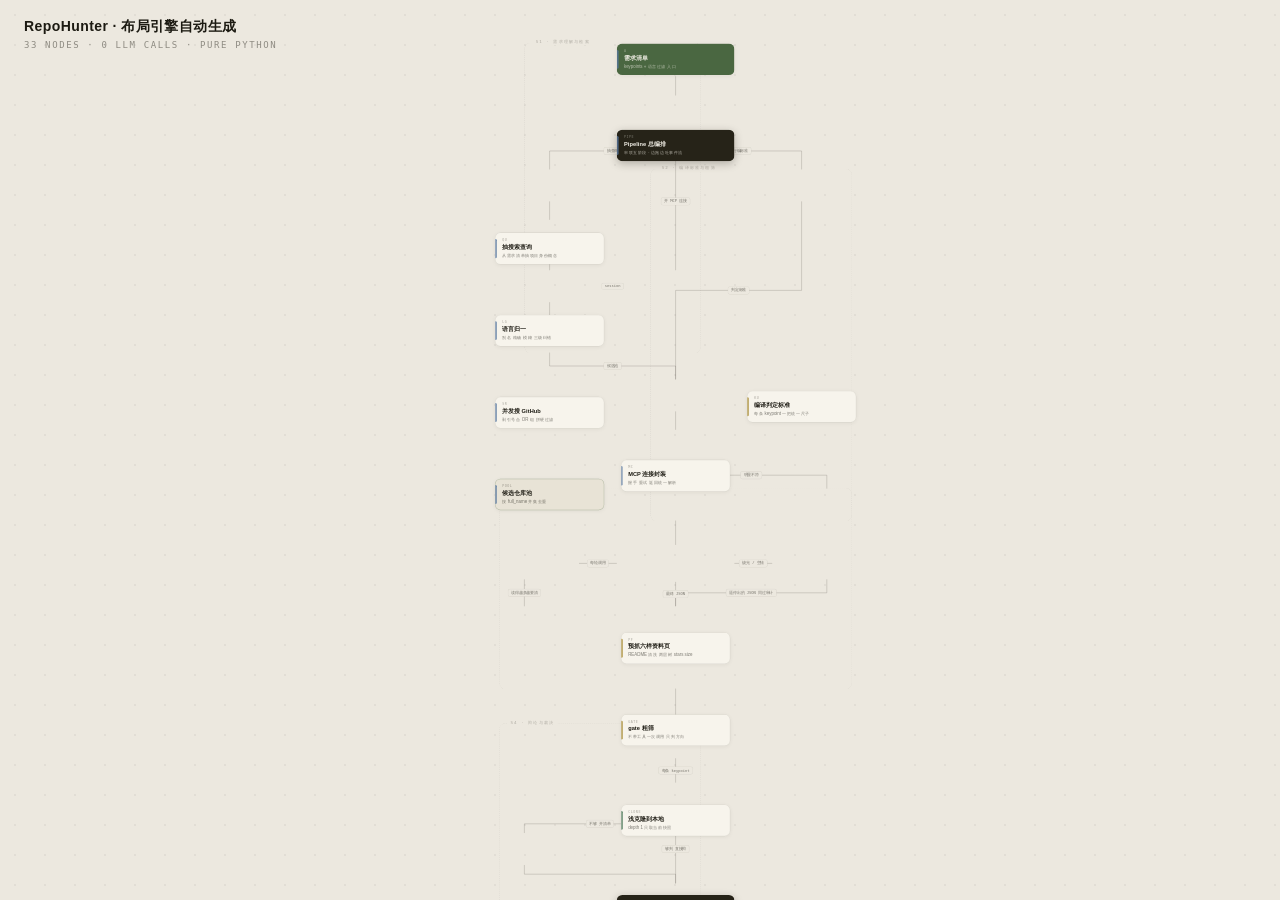
<file: auto_generated.html>
<!DOCTYPE html><html lang="zh"><head><meta charset="UTF-8">
<title>布局引擎输出 · 零 LLM 参与</title><style>
*{margin:0;padding:0;box-sizing:border-box}
body{background:#ECE8DF;font-family:"Be Vietnam Pro","Microsoft YaHei",sans-serif;
  overflow:hidden;color:#1C1A12;
  background-image:radial-gradient(circle,rgba(28,26,18,.05) 1px,transparent 1px);
  background-size:30px 30px}
#hud{position:fixed;top:18px;left:24px;z-index:99;pointer-events:none}
#hud h1{font-size:14px;font-weight:800;letter-spacing:.03em}
#hud p{font-family:monospace;font-size:9px;color:rgba(28,26,18,.45);
  letter-spacing:.18em;margin-top:4px;text-transform:uppercase}
#vp{position:fixed;inset:0;overflow:hidden;cursor:grab}
#vp.drag{cursor:grabbing}
#canvas{position:absolute;transform-origin:0 0;
  width:2300px;height:3170px}
.region{position:absolute;border:1px dashed rgba(28,26,18,.10);border-radius:16px;z-index:0}
.region span{position:absolute;top:-9px;left:18px;background:#ECE8DF;padding:0 8px;
  font-family:monospace;font-size:10px;letter-spacing:.24em;
  color:rgba(28,26,18,.28);text-transform:uppercase}
svg{position:absolute;inset:0;width:100%;height:100%;overflow:visible;z-index:1}
.edge{fill:none;stroke:rgba(28,26,18,.24);stroke-width:1.5}
.e-dash{stroke:rgba(184,130,10,.5);stroke-dasharray:6 5}
.e-fb{stroke:rgba(58,106,102,.5);stroke-dasharray:5 6}
.elabel{position:absolute;transform:translate(-50%,-50%);z-index:3;
  font-family:monospace;font-size:9px;color:rgba(28,26,18,.55);
  background:#ECE8DF;padding:2px 7px;border-radius:5px;
  border:1px solid rgba(28,26,18,.08);white-space:nowrap}
.node{position:absolute;transform:translate(-50%,-50%);z-index:5}
.card{border-radius:13px;padding:12px 16px 13px;position:relative;
  background:#F7F4EC;border:1px solid rgba(28,26,18,.10);
  box-shadow:0 2px 10px rgba(28,26,18,.06)}
.card::before{content:"";position:absolute;left:0;top:14px;bottom:14px;width:3px;
  border-radius:0 3px 3px 0;background:var(--c)}
.k-core{background:#262318;color:#F4F1E8;border-color:transparent;
  box-shadow:0 6px 20px rgba(28,26,18,.28)}
.k-start{background:#4A6741;color:#F4F1E8;border-color:transparent}
.k-out{background:#E8E3D6;border-color:rgba(74,103,65,.35)}
.k-warn{background:#F3E6D8;border-color:rgba(176,106,74,.35)}
.tag{font-family:monospace;font-size:8px;letter-spacing:.16em;
  color:rgba(28,26,18,.35);margin-bottom:3px}
.k-core .tag,.k-start .tag{color:rgba(244,241,232,.42)}
.title{font-size:13.5px;font-weight:700;letter-spacing:.01em}
.sub{font-size:10.5px;color:rgba(28,26,18,.55);margin-top:3px;line-height:1.45}
.k-core .sub,.k-start .sub{color:rgba(244,241,232,.65)}
</style></head><body>
<div id="hud"><h1>RepoHunter · 布局引擎自动生成</h1>
<p>33 nodes · 0 LLM calls · pure python</p></div>
<div id="vp"><div id="canvas">
<div class="region" style="left:820px;top:30px;width:420px;height:740px"><span>S1 · 需求理解与检索</span></div><div class="region" style="left:1120px;top:330px;width:480px;height:840px"><span>S2 · 编译标准与粗筛</span></div><div class="region" style="left:760px;top:1090px;width:840px;height:480px"><span>S3 · 深挖拆解</span></div><div class="region" style="left:760px;top:1650px;width:480px;height:820px"><span>S4 · 辩论与裁决</span></div><div class="region" style="left:1600px;top:2270px;width:120px;height:200px"><span>搜索侧记忆</span></div><div class="region" style="left:1120px;top:2550px;width:120px;height:220px"><span>对话主循环</span></div><div class="region" style="left:760px;top:2690px;width:1200px;height:220px"><span>对话侧记忆</span></div>
<svg><polyline class="edge e-flow" points="1180,110 1180,156"/><polyline class="edge e-flow" points="1180,244 1180,288 880,288 880,332"/><polyline class="edge e-flow" points="1180,244 1180,288 1480,288 1480,332"/><polyline class="edge e-flow" points="1180,244 1180,572"/><polyline class="edge e-flow" points="880,408 880,452"/><polyline class="edge e-flow" points="880,528 880,572"/><polyline class="edge e-flow" points="880,648 880,692"/><polyline class="edge e-flow" points="1050,610 1010,610"/><polyline class="edge e-flow" points="880,768 880,800 1180,800 1180,832"/><polyline class="edge e-flow" points="1480,408 1480,620 1180,620 1180,832"/><polyline class="edge e-flow" points="1180,908 1180,952"/><polyline class="edge e-flow" points="1180,1028 1180,1060 1540,1060 1540,1092"/><polyline class="edge e-flow" points="1180,1028 1180,1092"/><polyline class="edge e-flow" points="1180,1168 1180,1226"/><polyline class="edge e-flow" points="1040,1270 950,1270"/><polyline class="edge e-flow" points="820,1308 820,1372"/><polyline class="edge e-flow" points="1320,1270 1410,1270"/><polyline class="edge e-flow" points="1180,1314 1180,1372"/><polyline class="edge e-flow" points="1540,1308 1540,1340 1180,1340 1180,1372"/><polyline class="edge e-flow" points="1180,1448 1180,1492"/><polyline class="edge e-flow" points="1180,1568 1180,1646"/><polyline class="edge e-flow" points="1180,1734 1180,1792"/><polyline class="edge e-flow" points="1180,1868 1180,1890 820,1890 820,1912"/><polyline class="edge e-flow" points="1180,1868 1180,2032"/><polyline class="edge e-flow" points="820,1988 820,2010 1180,2010 1180,2032"/><polyline class="edge e-flow" points="1180,2108 1180,2152"/><polyline class="edge e-flow" points="1180,2228 1180,2272"/><polyline class="edge e-flow" points="1180,2348 1180,2392"/><polyline class="edge e-dash" points="1310,2310 1530,2310"/><polyline class="edge e-flow" points="1660,2348 1660,2392"/><polyline class="edge e-dash" points="1660,2468 1660,2507 1180,2507 1180,2546"/><polyline class="edge e-flow" points="1180,2634 1180,2663 820,2663 820,2692"/><polyline class="edge e-flow" points="1180,2634 1180,2692"/><polyline class="edge e-flow" points="1180,2634 1180,2663 1540,2663 1540,2692"/><polyline class="edge e-flow" points="1180,2634 1180,2663 1900,2663 1900,2692"/><polyline class="edge e-flow" points="1180,2768 1180,2832"/><polyline class="edge e-fb" points="1310,2870 1380,2870 1380,2730 1310,2730"/></svg>
<div class="elabel" style="left:1030px;top:288px">抽查询</div><div class="elabel" style="left:1330px;top:288px">并行编标准</div><div class="elabel" style="left:1180px;top:408px">开 MCP 连接</div><div class="elabel" style="left:1030px;top:610px">session</div><div class="elabel" style="left:1030px;top:800px">候选池</div><div class="elabel" style="left:1330px;top:620px">判定标准</div><div class="elabel" style="left:1360px;top:1060px">明显不符</div><div class="elabel" style="left:1180px;top:1060px">放行</div><div class="elabel" style="left:995px;top:1270px">每轮调用</div><div class="elabel" style="left:820px;top:1340px">读得越多越要清</div><div class="elabel" style="left:1365px;top:1270px">烧光 / 空转</div><div class="elabel" style="left:1180px;top:1343px">最终 JSON</div><div class="elabel" style="left:1360px;top:1340px">逼停出的 JSON 同过审计</div><div class="elabel" style="left:1180px;top:1763px">每条 keypoint</div><div class="elabel" style="left:1000px;top:1890px">不够 开清单</div><div class="elabel" style="left:1180px;top:1950px">够判 直接辩</div><div class="elabel" style="left:1420px;top:2310px">save_run 写回</div><div class="elabel" style="left:1660px;top:2370px">upsert 追时间线</div><div class="elabel" style="left:1420px;top:2507px">拆解读回对话侧</div><div class="elabel" style="left:1000px;top:2663px">答前压缩</div><div class="elabel" style="left:1180px;top:2663px">拼 system</div><div class="elabel" style="left:1360px;top:2663px">聊完后台提取</div><div class="elabel" style="left:1540px;top:2663px">聊完续写笔记</div><div class="elabel" style="left:1180px;top:2800px">先跑挑选器</div><div class="elabel" style="left:1310px;top:2800px">命中补段</div>

<div class="node card k-start" style="left:1180px;top:70px;width:280px;--c:#5878A0">
  <div class="tag">A</div>
  <div class="title">需求清单</div>
  <div class="sub">keypoints + 语言过滤 入口</div>
</div>
<div class="node card k-core" style="left:1180px;top:200px;width:280px;--c:#5878A0">
  <div class="tag">PIPE</div>
  <div class="title">Pipeline 总编排</div>
  <div class="sub">串联五阶段 · 边跑边吐事件流</div>
</div>
<div class="node card k-glass" style="left:880px;top:370px;width:260px;--c:#5878A0">
  <div class="tag">QU</div>
  <div class="title">抽搜索查询</div>
  <div class="sub">从需求清单抽项目身份概念</div>
</div>
<div class="node card k-glass" style="left:880px;top:490px;width:260px;--c:#5878A0">
  <div class="tag">LG</div>
  <div class="title">语言归一</div>
  <div class="sub">别名 精确 模糊 三级纠错</div>
</div>
<div class="node card k-glass" style="left:880px;top:610px;width:260px;--c:#5878A0">
  <div class="tag">SR</div>
  <div class="title">并发搜 GitHub</div>
  <div class="sub">剥引号合 OR 组 拼硬过滤</div>
</div>
<div class="node card k-out" style="left:880px;top:730px;width:260px;--c:#5878A0">
  <div class="tag">POOL</div>
  <div class="title">候选仓库池</div>
  <div class="sub">按 full_name 并集去重</div>
</div>
<div class="node card k-glass" style="left:1180px;top:610px;width:260px;--c:#5878A0">
  <div class="tag">MC</div>
  <div class="title">MCP 连接封装</div>
  <div class="sub">握手 重试 返回统一解析</div>
</div>
<div class="node card k-glass" style="left:1480px;top:370px;width:260px;--c:#A88C35">
  <div class="tag">KU</div>
  <div class="title">编译判定标准</div>
  <div class="sub">每条 keypoint 一把统一尺子</div>
</div>
<div class="node card k-glass" style="left:1180px;top:870px;width:260px;--c:#A88C35">
  <div class="tag">PF</div>
  <div class="title">预抓六样资料页</div>
  <div class="sub">README 清洗 两层树 stars size</div>
</div>
<div class="node card k-glass" style="left:1180px;top:990px;width:260px;--c:#A88C35">
  <div class="tag">GATE</div>
  <div class="title">gate 粗筛</div>
  <div class="sub">不带工具一次调用 只判方向</div>
</div>
<div class="node card k-glass" style="left:1180px;top:1130px;width:260px;--c:#4A7858">
  <div class="tag">CLONE</div>
  <div class="title">浅克隆到本地</div>
  <div class="sub">depth 1 只取当前快照</div>
</div>
<div class="node card k-core" style="left:1180px;top:1270px;width:280px;--c:#4A7858">
  <div class="tag">EXP</div>
  <div class="title">工具循环深挖</div>
  <div class="sub">读真源码摆事实 只探不判</div>
</div>
<div class="node card k-glass" style="left:1180px;top:1410px;width:260px;--c:#4A7858">
  <div class="tag">AUD</div>
  <div class="title">锚点审计自愈</div>
  <div class="sub">打回重修一次 仍坏删点</div>
</div>
<div class="node card k-out" style="left:1180px;top:1530px;width:260px;--c:#4A7858">
  <div class="tag">DIS</div>
  <div class="title">客观架构拆解</div>
  <div class="sub">不含任何 keypoint</div>
</div>
<div class="node card k-core" style="left:1180px;top:1690px;width:280px;--c:#94694B">
  <div class="tag">FAN</div>
  <div class="title">按 keypoint 扇出</div>
  <div class="sub">每条一条独立链路 全并发</div>
</div>
<div class="node card k-glass" style="left:1180px;top:1830px;width:260px;--c:#94694B">
  <div class="tag">TRI</div>
  <div class="title">分诊</div>
  <div class="sub">中立一问 拆解够不够判这条</div>
</div>
<div class="node card k-glass" style="left:1180px;top:2070px;width:260px;--c:#94694B">
  <div class="tag">DEB</div>
  <div class="title">正反辩论</div>
  <div class="sub">同一份材料 各表一次态</div>
</div>
<div class="node card k-glass" style="left:1180px;top:2190px;width:260px;--c:#94694B">
  <div class="tag">ADJ</div>
  <div class="title">裁决</div>
  <div class="sub">干净上下文收口 hit / miss</div>
</div>
<div class="node card k-glass" style="left:1180px;top:2310px;width:260px;--c:#94694B">
  <div class="tag">SCR</div>
  <div class="title">对齐与计数</div>
  <div class="sub">按位置对齐 漏判补 miss</div>
</div>
<div class="node card k-out" style="left:1180px;top:2430px;width:260px;--c:#94694B">
  <div class="tag">RES</div>
  <div class="title">排序结果</div>
  <div class="sub">命中数降序 平手比 stars</div>
</div>
<div class="node card k-core" style="left:1180px;top:2590px;width:280px;--c:#897595">
  <div class="tag">CHAT</div>
  <div class="title">对话主循环</div>
  <div class="sub">stream_chat 流式答话 事件流</div>
</div>
<div class="node card k-glass" style="left:1180px;top:2730px;width:260px;--c:#897595">
  <div class="tag">CTX</div>
  <div class="title">拼 system</div>
  <div class="sub">人设 索引 注入仓库 召回段</div>
</div>
<div class="node card k-glass" style="left:1180px;top:2870px;width:260px;--c:#728068">
  <div class="tag">RCL</div>
  <div class="title">按需召回</div>
  <div class="sub">小模型挑选器 三档输出</div>
</div>
<div class="node card k-warn" style="left:1540px;top:1130px;width:260px;--c:#A88C35">
  <div class="tag">SKIP</div>
  <div class="title">跳过沉底</div>
  <div class="sub">置灰不淘汰 拿不准一律放行</div>
</div>
<div class="node card k-warn" style="left:1540px;top:1270px;width:260px;--c:#4A7858">
  <div class="tag">STOP</div>
  <div class="title">逼停与熔断</div>
  <div class="sub">预算烧光 / 同指纹三连撞</div>
</div>
<div class="node card k-glass" style="left:820px;top:1270px;width:260px;--c:#4A7858">
  <div class="tag">TL</div>
  <div class="title">四个只读工具</div>
  <div class="sub">列 读 搜 找 全对克隆操作</div>
</div>
<div class="node card k-glass" style="left:820px;top:1410px;width:260px;--c:#4A7858">
  <div class="tag">CLN</div>
  <div class="title">滚动清理</div>
  <div class="sub">到线归档旧返回 占位可重读</div>
</div>
<div class="node card k-glass" style="left:820px;top:1950px;width:260px;--c:#94694B">
  <div class="tag">EVD</div>
  <div class="title">按需取证</div>
  <div class="sub">纯代码照清单抠符号周围</div>
</div>
<div class="node card k-glass" style="left:1660px;top:2310px;width:260px;--c:#3E6E82">
  <div class="tag">RUNS</div>
  <div class="title">搜索账本 runs</div>
  <div class="sub">一次搜索一行 轻量增量</div>
</div>
<div class="node card k-glass" style="left:1660px;top:2430px;width:260px;--c:#3E6E82">
  <div class="tag">RM</div>
  <div class="title">仓库账本 repo_memory</div>
  <div class="sub">一仓库一行 拆解分语言格</div>
</div>
<div class="node card k-glass" style="left:820px;top:2730px;width:260px;--c:#728068">
  <div class="tag">CPT</div>
  <div class="title">会话压缩</div>
  <div class="sub">笔记优先 摘要兜底 硬截保命</div>
</div>
<div class="node card k-glass" style="left:1540px;top:2730px;width:260px;--c:#728068">
  <div class="tag">EXT</div>
  <div class="title">记忆提取</div>
  <div class="sub">攒 12 条或说「记住」 单飞补跑</div>
</div>
<div class="node card k-glass" style="left:1900px;top:2730px;width:260px;--c:#728068">
  <div class="tag">NOTE</div>
  <div class="title">会话笔记</div>
  <div class="sub">攒 1500 tok 整份重写</div>
</div>
</div></div>
<script>
const vp=document.getElementById('vp'),cv=document.getElementById('canvas');
let s=0.42,tx=180,ty=30,drag=false,lx=0,ly=0;
function apply(){cv.style.transform=`translate(${tx}px,${ty}px) scale(${s})`}
apply();
vp.addEventListener('mousedown',e=>{drag=true;lx=e.clientX;ly=e.clientY;vp.classList.add('drag')});
addEventListener('mouseup',()=>{drag=false;vp.classList.remove('drag')});
addEventListener('mousemove',e=>{if(!drag)return;tx+=e.clientX-lx;ty+=e.clientY-ly;lx=e.clientX;ly=e.clientY;apply()});
vp.addEventListener('wheel',e=>{e.preventDefault();
  const r=vp.getBoundingClientRect(),mx=e.clientX-r.left,my=e.clientY-r.top;
  const ns=Math.min(2,Math.max(.15,s*(e.deltaY<0?1.1:.9)));
  tx=mx-(mx-tx)*(ns/s);ty=my-(my-ty)*(ns/s);s=ns;apply()},{passive:false});
</script></body></html>
</file>
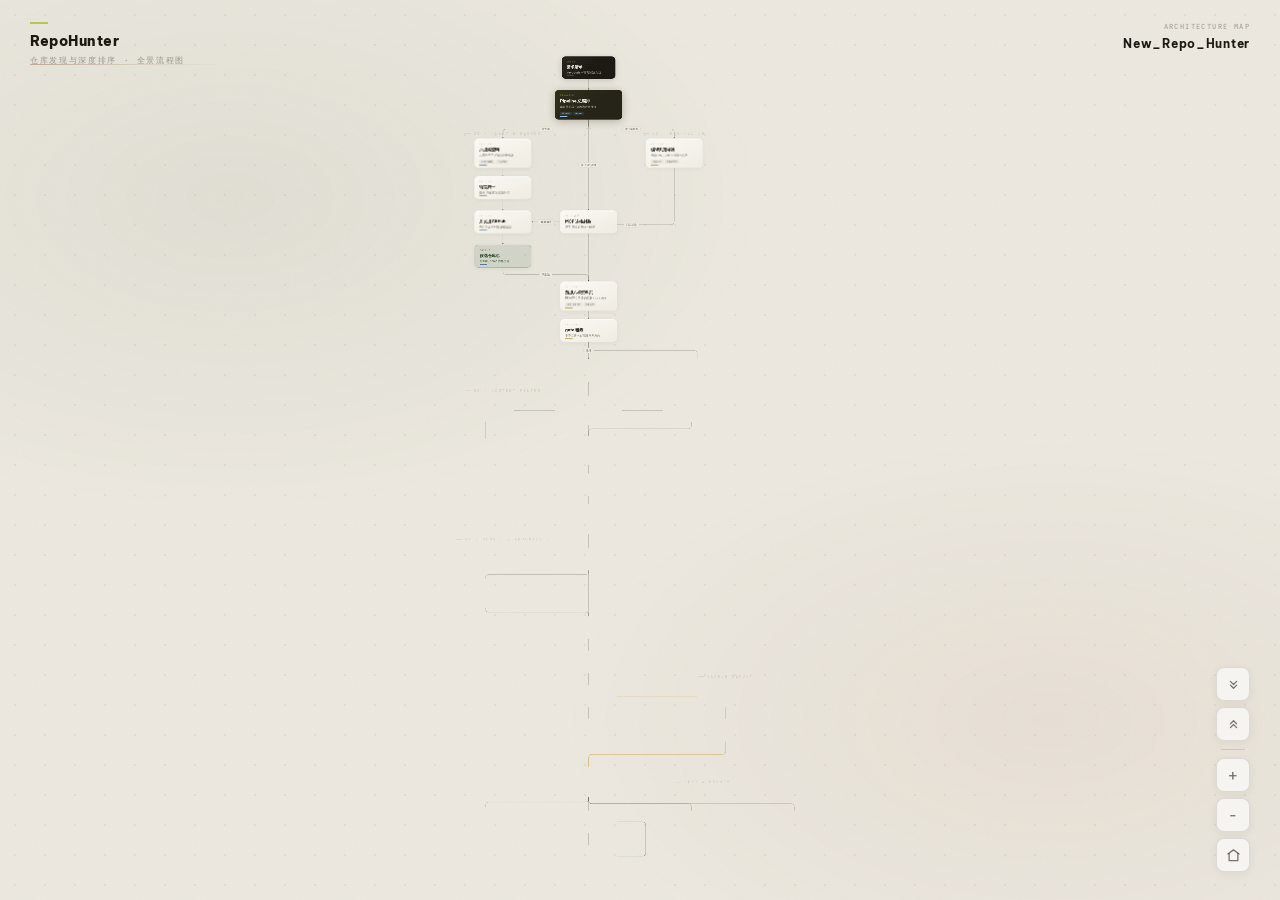
<file: flowchart.html>
<!DOCTYPE html>
<html lang="zh">
<head>
<meta charset="UTF-8">
<meta name="viewport" content="width=device-width, initial-scale=1.0">
<title>RepoHunter · 全景架构流程图</title>
<style>
@import url('https://fonts.googleapis.com/css2?family=Be+Vietnam+Pro:wght@400;500;600;700;800&family=JetBrains+Mono:wght@400;500&display=swap');

:root {
  --bg:      #ECE8DF;
  --dark:    #1C1A12;
  --dark2:   #262318;

  --t1: #1C1A12;
  --t2: rgba(28,26,18,0.60);
  --t3: rgba(28,26,18,0.38);
  --tw:  #F4F1E8;
  --tw2: rgba(244,241,232,0.72);
  --tw3: rgba(244,241,232,0.42);

  /* 森林色板 · 自然科学与生命 */
  --moss:   #4A6741;
  --kombu:  #2D4E30;
  --lime:   #B6C849;
  --cedar:  #8A5030;
  --amber:  #B8820A;
  --teal:   #3A6A66;
  --rust:   #B06A4A;

  --expo:   cubic-bezier(0.16,1,0.3,1);
  --spring: cubic-bezier(0.34,1.4,0.5,1);
  --smooth: cubic-bezier(0.25,0.46,0.45,0.94);
}

* { margin:0; padding:0; box-sizing:border-box; }
html, body { width:100%; height:100%; background:var(--bg); overflow:hidden; }
body {
  font-family:'Be Vietnam Pro','Microsoft YaHei',sans-serif;
  color:var(--t1);
  -webkit-font-smoothing:antialiased;
  user-select:none; -webkit-user-select:none;
}

/* 背景三层 */
.bg-grid {
  position:fixed; inset:0; pointer-events:none; z-index:0;
  background-image:radial-gradient(circle, rgba(28,26,18,0.05) 1px, transparent 1px);
  background-size:30px 30px;
}
.bg-glow {
  position:fixed; inset:0; pointer-events:none; z-index:0;
  background:
    radial-gradient(ellipse 60% 50% at 18% 22%, rgba(74,103,65,0.07), transparent 70%),
    radial-gradient(ellipse 55% 45% at 82% 80%, rgba(138,80,48,0.06), transparent 70%);
}
.grain {
  position:fixed; inset:0; pointer-events:none; z-index:1; opacity:0.03;
  background-image:url("data:image/svg+xml,%3Csvg viewBox='0 0 256 256' xmlns='http://www.w3.org/2000/svg'%3E%3Cfilter id='n'%3E%3CfeTurbulence type='fractalNoise' baseFrequency='0.9' numOctaves='4' stitchTiles='stitch'/%3E%3C/filter%3E%3Crect width='100%25' height='100%25' filter='url(%23n)'/%3E%3C/svg%3E");
  background-size:160px 160px;
}

/* HUD */
.hud-divider {
  position:fixed; top:64px; left:30px; width:196px; height:1px; z-index:40; pointer-events:none;
  background:linear-gradient(90deg, rgba(138,80,48,0.40) 0, rgba(138,80,48,0.12) 60%, transparent 100%);
}
.hud-left  { position:fixed; top:22px; left:30px; z-index:50; pointer-events:none; }
.hud-acc   { width:18px; height:2px; background:var(--lime); margin-bottom:8px; }
.hud-title { font-size:14px; font-weight:800; letter-spacing:0.04em; color:var(--t1); }
.hud-sub   { font-family:'JetBrains Mono',monospace; font-size:7.5px; color:var(--t3);
             letter-spacing:0.22em; margin-top:5px; text-transform:uppercase; }
.hud-right { position:fixed; top:22px; right:30px; z-index:50; pointer-events:none; text-align:right; }
.hud-badge { font-family:'JetBrains Mono',monospace; font-size:7px; letter-spacing:0.2em;
             color:var(--t3); text-transform:uppercase; }
.hud-name  { font-size:12px; font-weight:700; letter-spacing:0.06em; color:var(--t1); margin-top:5px; }

/* 画布视口 */
#viewport {
  position:fixed; inset:0; z-index:10; overflow:hidden;
  cursor:grab; touch-action:none;
  user-select:none; -webkit-user-select:none;
}
#viewport.grabbing { cursor:grabbing; }
#canvas {
  position:absolute; top:0; left:0;
  width:2950px; height:2600px;
  transform-origin:0 0;
  will-change:transform;
}

/* 区域水印标签 */
.region {
  position:absolute; transform:translate(-50%,-50%);
  font-family:'JetBrains Mono',monospace; letter-spacing:0.34em;
  text-transform:uppercase; color:rgba(28,26,18,0.11);
  font-size:13px; font-weight:500; pointer-events:none; white-space:nowrap; z-index:1;
}
.region .r-tick { display:inline-block; width:22px; height:1px; background:rgba(28,26,18,0.15);
  vertical-align:middle; margin-right:10px; }

/* 连线层 */
#edges { position:absolute; top:0; left:0; width:100%; height:100%; z-index:2; pointer-events:none; overflow:visible; }
.edge-base { fill:none; stroke:rgba(28,26,18,0.24); stroke-width:1.5; transition:opacity 0.4s ease; }
.edge-base.e-dash     { stroke:rgba(184,130,10,0.48); stroke-dasharray:6 5; }
.edge-base.e-feedback { stroke:rgba(58,106,102,0.45); stroke-dasharray:5 6; }
.edge-base.ehidden, .edge-flow.ehidden { opacity:0 !important; }
.edge-flow { fill:none; stroke:rgba(28,26,18,0.15); stroke-width:1.5;
  stroke-dasharray:1.5 13; stroke-linecap:round; animation:dashflow 1.7s linear infinite;
  opacity:0; transition:opacity 0.9s ease; }
.edge-flow.live { opacity:1; }
@keyframes dashflow { to { stroke-dashoffset:-29; } }

/* 边标签 */
#labelLayer { position:absolute; top:0; left:0; width:100%; height:100%; z-index:3; pointer-events:none; }
.elabel {
  position:absolute; transform:translate(-50%,-50%);
  font-family:'JetBrains Mono',monospace; font-size:9px; letter-spacing:0.03em;
  color:var(--t2); background:var(--bg); padding:2px 8px; border-radius:5px;
  border:1px solid rgba(28,26,18,0.08); white-space:nowrap;
  opacity:0; transition:opacity 0.5s ease;
}
.elabel.show { opacity:1; }
.elabel.ehidden { opacity:0 !important; }

/* 节点 */
.node { position:absolute; transform:translate(-50%,-50%); z-index:5; transition:opacity 0.42s var(--smooth); }
.node.collapsed-hidden { opacity:0; pointer-events:none; }

/* 折叠角标 +N */
.node-badge {
  position:absolute; right:-9px; bottom:-9px; z-index:8;
  min-width:23px; height:23px; padding:0 7px; border-radius:12px;
  color:#EDE7D7;
  font-family:'JetBrains Mono',monospace; font-size:10px; font-weight:500;
  display:flex; align-items:center; justify-content:center;
  border:1px solid transparent;
  opacity:0; transform:scale(0.5); pointer-events:none;
  transition:opacity 0.32s ease, transform 0.32s var(--spring), background 0.32s ease, box-shadow 0.32s ease;
}
.node-badge.on {
  opacity:1; transform:scale(1); pointer-events:auto; cursor:pointer;
  background:#3A3528; box-shadow:0 4px 12px rgba(28,26,18,0.25);
  border-color:rgba(182,200,73,0.35);
}

.card {
  position:relative; border-radius:13px; padding:13px 17px 14px; cursor:pointer;
  opacity:0; transform:translateY(10px) scale(0.965);
  transition: opacity 0.6s var(--smooth),
              transform 0.72s cubic-bezier(0.22,1,0.36,1),
              box-shadow 0.35s var(--smooth), background 0.3s ease;
  overflow:hidden;
}
.card.shown { opacity:1; transform:translateY(0) scale(1); }
.card.shown:hover { transform:translateY(-2px) scale(1.035); z-index:9; }
.card.selected {
  animation:none !important;
  transform:translateY(-3px) scale(1.045) !important;
  outline:2px solid rgba(182,200,73,0.9); outline-offset:3px;
  box-shadow:0 18px 46px rgba(28,26,18,0.26), 0 0 32px rgba(182,200,73,0.30) !important;
  z-index:14 !important;
}

.n-step  { font-family:'JetBrains Mono',monospace; font-size:7.5px; letter-spacing:0.16em;
           text-transform:uppercase; margin-bottom:6px; }
.n-title { font-size:13.5px; font-weight:700; letter-spacing:-0.01em; line-height:1.25; }
.n-sub   { font-size:10px; font-weight:400; line-height:1.4; margin-top:4px; }
.n-pills { display:flex; flex-wrap:wrap; gap:4px; margin-top:9px; }
.pill {
  font-family:'JetBrains Mono',monospace; font-size:7px; letter-spacing:0.06em;
  padding:2px 7px; border-radius:4px; white-space:nowrap;
}
.n-accent { position:absolute; left:17px; bottom:9px; width:26px; height:2px; border-radius:2px; }

/* 深卡 · 起点 */
.k-start { background:var(--dark); width:188px; box-shadow:0 5px 22px rgba(28,26,18,0.16); }
.k-start::before { content:''; position:absolute; inset:0;
  background:linear-gradient(135deg, rgba(244,241,232,0.06) 0%, transparent 55%); pointer-events:none; }
.k-start .n-step  { color:rgba(182,200,73,0.78); }
.k-start .n-title { color:var(--tw); }
.k-start .n-sub   { color:var(--tw2); }

/* 深卡 · 里程碑 */
.k-core {
  background:var(--dark2); width:236px;
  border:1px solid rgba(182,200,73,0.22);
  box-shadow:0 6px 30px rgba(28,26,18,0.24), 0 0 44px rgba(182,200,73,0.07);
}
.k-core.live { animation:breathe 4.6s ease-in-out infinite; }
.k-core::before { content:''; position:absolute; inset:0;
  background:linear-gradient(135deg, rgba(182,200,73,0.08) 0%, transparent 60%); pointer-events:none; }
.k-core:hover { box-shadow:0 16px 46px rgba(28,26,18,0.3), 0 0 52px rgba(182,200,73,0.16); }
.k-core .n-step  { color:rgba(182,200,73,0.8); }
.k-core .n-title { color:var(--tw); font-size:15px; }
.k-core .n-sub   { color:var(--tw2); }
@keyframes breathe {
  0%,100% { box-shadow:0 6px 30px rgba(28,26,18,0.24), 0 0 40px rgba(182,200,73,0.06); }
  50%     { box-shadow:0 6px 32px rgba(28,26,18,0.27), 0 0 60px rgba(182,200,73,0.18); }
}

/* 石白卡 · 普通流程 */
.k-glass {
  background:linear-gradient(158deg, rgba(253,251,246,0.88), rgba(242,238,228,0.8)); width:200px;
  border:1px solid rgba(28,26,18,0.07);
  box-shadow:0 4px 18px rgba(28,26,18,0.05), inset 0 1px 0 rgba(255,255,255,0.75);
  backdrop-filter:blur(7px);
}
.k-glass:hover { background:linear-gradient(158deg, rgba(255,253,249,0.96), rgba(247,243,233,0.9));
  box-shadow:0 12px 30px rgba(28,26,18,0.12); }
.k-glass .n-step  { color:var(--t3); }
.k-glass .n-title { color:var(--t1); }
.k-glass .n-sub   { color:var(--t2); }
.k-glass .pill    { background:rgba(28,26,18,0.06); color:rgba(28,26,18,0.52); }

/* 产出卡 · 绿 */
.k-out {
  background:rgba(45,78,48,0.10); width:198px;
  border:1px solid rgba(45,78,48,0.30);
  box-shadow:0 3px 16px rgba(45,78,48,0.08);
}
.k-out.live { animation:glowpulse 4.4s ease-in-out infinite; }
.k-out:hover { background:rgba(45,78,48,0.16); box-shadow:0 12px 30px rgba(45,78,48,0.18); }
.k-out .n-step  { color:var(--kombu); opacity:0.7; }
.k-out .n-title { color:var(--kombu); }
.k-out .n-sub   { color:var(--moss); }
@keyframes glowpulse {
  0%,100% { box-shadow:0 3px 16px rgba(45,78,48,0.08); }
  50%     { box-shadow:0 3px 20px rgba(45,78,48,0.18), 0 0 26px rgba(45,78,48,0.10); }
}

/* 兜底卡 · 锈红 */
.k-warn {
  background:rgba(176,106,74,0.10); width:198px;
  border:1px solid rgba(176,106,74,0.32);
  box-shadow:0 3px 16px rgba(176,106,74,0.08);
}
.k-warn:hover { background:rgba(176,106,74,0.16); box-shadow:0 12px 30px rgba(176,106,74,0.16); }
.k-warn .n-step  { color:var(--rust); opacity:0.8; }
.k-warn .n-title { color:#8a4226; }
.k-warn .n-sub   { color:var(--rust); }

/* 控件 */
.controls { position:fixed; bottom:28px; right:30px; z-index:50; display:flex; flex-direction:column; gap:6px; }
.ctrl-btn {
  width:34px; height:34px; border-radius:8px; cursor:pointer;
  background:rgba(255,255,255,0.62); border:1px solid rgba(28,26,18,0.12);
  display:flex; align-items:center; justify-content:center;
  font-size:16px; color:var(--t2); font-family:'JetBrains Mono',monospace;
  box-shadow:0 2px 10px rgba(28,26,18,0.06); transition:all 0.18s; user-select:none;
  backdrop-filter:blur(8px);
}
.ctrl-btn:hover { background:rgba(255,255,255,0.85); color:var(--t1); transform:translateY(-1px); }
.ctrl-btn svg { width:15px; height:15px; }
.ctrl-sep { height:1px; margin:2px 5px; background:rgba(28,26,18,0.12); }

/* 右侧抽屉 · 可拖拽调宽 + 禁选中（禁选中防拖出一片蓝，参考图截图那种） */
#drawer {
  position:fixed; top:0; right:0; bottom:0; z-index:60; width:420px;
  min-width:320px; max-width:760px;
  background:#E2DDD0; border-left:1px solid rgba(28,26,18,0.10);
  padding:26px 30px 0; transform:translateX(100%); visibility:hidden;
  transition:transform 0.52s var(--expo), visibility 0s linear 0.52s;
  box-shadow:-8px 0 44px rgba(28,26,18,0.14);
  overflow:hidden;
  display:flex; flex-direction:column;
  user-select:none; -webkit-user-select:none;
}
#drawer.open { transform:translateX(0); visibility:visible;
  transition:transform 0.52s var(--expo), visibility 0s linear 0s; }
#drawer.resizing { transition:none; }
/* 左边缘拖拽把手：鼠标移上去光标变左右双箭头，按住拖动改宽度 */
.drawer-resize {
  position:absolute; top:0; left:-3px; bottom:0; width:7px; z-index:61; cursor:ew-resize;
}
.drawer-resize:hover, .drawer-resize.dragging { background:rgba(74,103,65,0.22); }
.d-head { display:flex; justify-content:space-between; align-items:flex-start; flex-shrink:0; }
.d-badge { display:inline-block; font-family:'JetBrains Mono',monospace; font-size:7px;
  letter-spacing:0.2em; text-transform:uppercase; padding:4px 11px; border-radius:4px; margin-bottom:9px; }
.d-title { font-size:22px; font-weight:800; letter-spacing:-0.02em; color:#1C1610; }
.d-sub   { font-family:'JetBrains Mono',monospace; font-size:10px; color:var(--t3); letter-spacing:0.05em; margin-top:7px; }
.d-close { background:none; border:1px solid rgba(28,26,18,0.16); border-radius:6px;
  padding:6px 12px; cursor:pointer; font-size:15px; color:var(--t3); line-height:1; transition:all 0.16s; }
.d-close:hover { background:rgba(28,26,18,0.07); color:#1C1610; }
.d-body { margin:14px auto 0; padding-bottom:28px; width:100%;
  flex:1; overflow-y:auto; font-size:13.5px; line-height:1.9; color:var(--t2); }
.d-body .ph {
  font-size:12px; color:var(--t3); padding:14px 18px;
  background:rgba(74,103,65,0.06); border-left:2px solid rgba(74,103,65,0.28);
  border-radius:0 6px 6px 0; line-height:1.8;
}
.d-body .ph b { color:var(--moss); font-weight:600; }

/* 抽屉正文排版（内容块阶段用，先备好样式） */
.d-lead { font-size:14.5px; color:var(--t1); line-height:1.85; margin-bottom:4px; }
.d-lead b { color:var(--cedar); font-weight:700; }
.d-sec-l {
  font-family:'JetBrains Mono',monospace; font-size:8px; letter-spacing:0.18em;
  text-transform:uppercase; color:var(--t3); margin:20px 0 10px;
  display:flex; align-items:center; gap:10px;
}
.d-sec-l::after { content:''; flex:1; height:1px; background:rgba(28,26,18,0.08); }
.d-note {
  font-size:12.5px; color:var(--t2); padding:12px 16px; line-height:1.8;
  background:rgba(74,103,65,0.07); border-left:2px solid rgba(74,103,65,0.30);
  border-radius:0 6px 6px 0; margin:12px 0;
}
.d-note.amber { background:rgba(184,130,10,0.07); border-left-color:rgba(184,130,10,0.36); }
.d-note.rust  { background:rgba(176,106,74,0.08); border-left-color:rgba(176,106,74,0.38); }
.d-note b { color:var(--moss); font-weight:600; }
.d-note.amber b { color:var(--amber); }
.d-note.rust b  { color:var(--rust); }
.d-k {
  font-family:'JetBrains Mono',monospace; font-size:0.9em;
  background:rgba(28,26,18,0.06); padding:1px 6px; border-radius:4px; color:var(--cedar);
}
.d-rows { display:flex; flex-direction:column; margin:12px 0; }
.d-row { display:flex; gap:16px; padding:9px 2px; border-bottom:1px solid rgba(28,26,18,0.06); font-size:12.5px; }
.d-row .rk { flex:0 0 140px; font-family:'JetBrains Mono',monospace; font-size:10.5px; color:var(--cedar); line-height:1.5; }
.d-row .rv { flex:1; color:var(--t2); line-height:1.6; }
.d-ul { margin:10px 0; padding:0; list-style:none; }
.d-ul li { position:relative; padding-left:19px; margin-bottom:9px; font-size:13px; color:var(--t2); line-height:1.7; }
.d-ul li::before { content:''; position:absolute; left:4px; top:9px; width:5px; height:5px; border-radius:50%; background:var(--moss); }
.d-ul li b { color:var(--t1); font-weight:600; }
.d-body h4 { font-size:11px; font-weight:700; color:var(--t1); text-transform:uppercase; letter-spacing:0.08em; margin:18px 0 7px; }
.d-body p { margin:8px 0; }
.d-body code { font-family:'JetBrains Mono',monospace; font-size:11px; background:rgba(28,26,18,0.07); padding:1px 5px; border-radius:3px; color:var(--cedar); }
.d-body .src { font-family:'JetBrains Mono',monospace; font-size:10.5px; line-height:1.65; background:rgba(28,26,18,0.06); border-left:2px solid rgba(74,103,65,0.40); padding:10px 12px; border-radius:0 6px 6px 0; margin:8px 0; white-space:pre-wrap; word-break:break-word; }
.d-body .tr { font-size:12px; padding:8px 12px; background:rgba(74,103,65,0.07); border-radius:6px; margin:4px 0 10px; line-height:1.7; }
.ref { font-family:'JetBrains Mono',monospace; font-size:10.5px; color:var(--moss); background:rgba(74,103,65,0.12); padding:1px 5px; border-radius:3px; white-space:nowrap; }
.d-body h4.code, .d-body h4.prompt { padding:5px 10px; border-radius:5px; text-transform:none; font-size:11.5px; letter-spacing:0.02em; }
.d-body h4.code   { background:rgba(74,103,65,0.12);  color:var(--moss);  border-left:3px solid var(--moss); }
.d-body h4.prompt { background:rgba(184,130,10,0.13); color:var(--amber); border-left:3px solid var(--amber); }
.d-body details.d-exp { margin:10px 0; border:1px solid rgba(184,130,10,0.28); border-radius:6px; overflow:hidden; }
.d-body details.d-exp summary { cursor:pointer; padding:7px 11px; background:rgba(184,130,10,0.07); font-size:11.5px; font-weight:600; color:var(--cedar); display:flex; align-items:center; gap:7px; list-style:none; user-select:none; }
.d-body details.d-exp summary::-webkit-details-marker { display:none; }
.d-body details.d-exp summary::before { content:'+'; font-size:11px; color:var(--amber); }
.d-body details[open].d-exp summary::before { content:'−'; }
.d-body details.d-exp .exp-in { padding:10px 12px; border-top:1px solid rgba(184,130,10,0.18); }

.d-body::-webkit-scrollbar { width:7px; }
.d-body::-webkit-scrollbar-track { background:transparent; }
.d-body::-webkit-scrollbar-thumb { background:rgba(28,26,18,0.16); border-radius:4px; }
.d-body::-webkit-scrollbar-thumb:hover { background:rgba(28,26,18,0.28); }
</style>
</head>
<body>

<div class="bg-glow"></div>
<div class="bg-grid"></div>
<div class="grain"></div>

<div class="hud-divider"></div>
<div class="hud-left">
  <div class="hud-acc"></div>
  <div class="hud-title">RepoHunter</div>
  <div class="hud-sub">仓库发现与深度排序 · 全景流程图</div>
</div>
<div class="hud-right">
  <div class="hud-badge">Architecture Map</div>
  <div class="hud-name">New_Repo_Hunter</div>
</div>

<div id="viewport">
  <div id="canvas">
    <svg id="edges"></svg>
    <div id="labelLayer"></div>
    <div id="nodeLayer"></div>
  </div>
</div>

<div class="controls">
  <div class="ctrl-btn" id="expandAll" title="全部展开">
    <svg viewBox="0 0 24 24" fill="none" stroke="currentColor" stroke-width="2" stroke-linecap="round" stroke-linejoin="round"><path d="M7 7l5 5 5-5"/><path d="M7 13l5 5 5-5"/></svg>
  </div>
  <div class="ctrl-btn" id="collapseAll" title="全部收起">
    <svg viewBox="0 0 24 24" fill="none" stroke="currentColor" stroke-width="2" stroke-linecap="round" stroke-linejoin="round"><path d="M7 11l5-5 5 5"/><path d="M7 17l5-5 5 5"/></svg>
  </div>
  <div class="ctrl-sep"></div>
  <div class="ctrl-btn" id="zin">+</div>
  <div class="ctrl-btn" id="zout">−</div>
  <div class="ctrl-btn" id="zhome" title="复位">
    <svg viewBox="0 0 24 24" fill="none" stroke="currentColor" stroke-width="2" stroke-linecap="round" stroke-linejoin="round"><path d="M3 9.5L12 3l9 6.5"/><path d="M5 9v11h14V9"/></svg>
  </div>
</div>

<div id="drawer">
  <div class="drawer-resize" id="drawer-resize"></div>
  <div class="d-head">
    <div>
      <span class="d-badge" id="d-badge"></span>
      <div class="d-title" id="d-title"></div>
      <div class="d-sub" id="d-sub"></div>
    </div>
    <button class="d-close" id="d-close">×</button>
  </div>
  <div class="d-body" id="d-body"></div>
</div>

<script>
/* ─────────────────────────────────────────────────────────
   节点定义 — 坐标为节点中心 (x,y)；src 是所属模块，决定色标与抽屉徽章
   kind: start 起点深卡 / core 里程碑深卡 / glass 石白流程卡
         out 产出绿卡 / warn 兜底红卡
   当前为地基占位骨架，第 2 到 5 次逐段换成真内容
   ───────────────────────────────────────────────────────── */
const NODES = [
  {id:'A',    x:1180, y:70,   kind:'start', src:'s1', step:'Input',       title:'需求清单',            sub:'keypoints + 语言过滤 入口'},
  {id:'PIPE', x:1180, y:200,  kind:'core',  src:'s1', step:'Dispatch',    title:'Pipeline 总编排',      sub:'串联五阶段 · 边跑边吐事件流', pills:[['SEARCH','s1'],['MEMORY','hm']]},

  // S1 · 需求理解与检索（左支）与 S2 编标准（右支）并行
  {id:'QU',   x:880,  y:370,  kind:'glass', src:'s1', step:'S1 · 01',     title:'抽搜索查询',           sub:'从需求清单抽项目身份概念', pills:[['JSON MODE','s1'],['三级兜底','s1']]},
  {id:'LG',   x:880,  y:490,  kind:'glass', src:'s1', step:'S1 · 02',     title:'语言归一',             sub:'别名 精确 模糊 三级纠错'},
  {id:'SR',   x:880,  y:610,  kind:'glass', src:'s1', step:'S1 · 03',     title:'并发搜 GitHub',        sub:'剥引号合 OR 组 拼硬过滤'},
  {id:'MC',   x:1180, y:610,  kind:'glass', src:'s1', step:'S1 · 支撑',   title:'MCP 连接封装',         sub:'握手 重试 返回统一解析'},
  {id:'POOL', x:880,  y:730,  kind:'out',   src:'s1', step:'Output',      title:'候选仓库池',           sub:'按 full_name 并集去重'},
  {id:'KU',   x:1480, y:370,  kind:'glass', src:'s2', step:'S2 · 01',     title:'编译判定标准',         sub:'每条 keypoint 一把统一尺子', pills:[['并发独立','s2'],['失败给空串','s2']]},

  // S2 · 汇合后预抓与粗筛（回到中轴，此后每仓库并发）
  {id:'PF',   x:1180, y:870,  kind:'glass', src:'s2', step:'S2 · 02',     title:'预抓六样资料页',        sub:'README 清洗 两层树 stars size', pills:[['共享 SYSTEM','s2'],['前缀缓存','s2']]},
  {id:'GATE', x:1180, y:990,  kind:'glass', src:'s2', step:'S2 · 03',     title:'gate 粗筛',            sub:'不带工具一次调用 只判方向'},
  {id:'SKIP', x:1560, y:1130, kind:'warn',  src:'s2', step:'Skipped',     title:'跳过沉底',             sub:'置灰不淘汰 拿不准一律放行'},

  // S3 · 深挖拆解（中轴续，工具与清理甩左支，逼停熔断甩右支）
  {id:'CLONE',x:1180, y:1130, kind:'glass', src:'s3', step:'S3 · 01',     title:'浅克隆到本地',         sub:'depth 1 只取当前快照'},
  {id:'EXP',  x:1180, y:1270, kind:'core',  src:'s3', step:'Explorer',    title:'工具循环深挖',         sub:'读真源码摆事实 只探不判', pills:[['MAX 20','s3'],['半程提醒','s3'],['停滞提醒','s3']]},
  {id:'TL',   x:820,  y:1270, kind:'glass', src:'s3', step:'S3 · 02',     title:'四个只读工具',         sub:'列 读 搜 找 全对克隆操作'},
  {id:'STOP', x:1540, y:1270, kind:'warn',  src:'s3', step:'Fallback',    title:'逼停与熔断',           sub:'预算烧光 / 同指纹三连撞'},
  {id:'CLN',  x:820,  y:1410, kind:'glass', src:'s3', step:'S3 · 03',     title:'滚动清理',             sub:'到线归档旧返回 占位可重读'},
  {id:'AUD',  x:1180, y:1410, kind:'glass', src:'s3', step:'S3 · 04',     title:'锚点审计自愈',         sub:'打回重修一次 仍坏删点', pills:[['独立额度 3','s3']]},
  {id:'DIS',  x:1180, y:1530, kind:'out',   src:'s3', step:'Output',      title:'客观架构拆解',         sub:'不含任何 keypoint'},

  // S4 · 辩论与裁决（中轴续，取证甩左支）
  {id:'FAN',  x:1180, y:1650, kind:'core',  src:'s4', step:'Fan-out',     title:'按 keypoint 扇出',     sub:'每条一条独立链路 全并发', pills:[['先跑一条焐缓存','s4'],['辩论方不带工具','s4']]},
  {id:'TRI',  x:1180, y:1790, kind:'glass', src:'s4', step:'S4 · 01',     title:'分诊',                 sub:'中立一问 拆解够不够判这条'},
  {id:'EVD',  x:820,  y:1910, kind:'glass', src:'s4', step:'S4 · 02',     title:'按需取证',             sub:'纯代码照清单抠符号周围', pills:[['0 次模型调用','s4']]},
  {id:'DEB',  x:1180, y:2030, kind:'glass', src:'s4', step:'S4 · 03',     title:'正反辩论',             sub:'同一份材料 各表一次态'},
  {id:'ADJ',  x:1180, y:2150, kind:'glass', src:'s4', step:'S4 · 04',     title:'裁决',                 sub:'干净上下文收口 hit / miss'},
  {id:'SCR',  x:1180, y:2270, kind:'glass', src:'s4', step:'S4 · 05',     title:'对齐与计数',           sub:'按位置对齐 漏判补 miss'},
  {id:'RES',  x:1180, y:2390, kind:'out',   src:'s4', step:'Final',       title:'排序结果',             sub:'命中数降序 平手比 stars'},

  // 搜索侧记忆（主干右侧，排序完写回）
  {id:'RUNS', x:1660, y:2270, kind:'glass', src:'hm', step:'Memory',      title:'搜索账本 runs',        sub:'一次搜索一行 轻量增量'},
  {id:'RM',   x:1660, y:2390, kind:'glass', src:'hm', step:'Memory',      title:'仓库账本 repo_memory', sub:'一仓库一行 拆解分语言格'},

  // 对话区（最下方，接着记忆继续往下走）
  {id:'CHAT', x:1180, y:2570, kind:'core',  src:'ch', step:'Chat',        title:'对话主循环',           sub:'stream_chat 流式答话 事件流', pills:[['中立事件','ch'],['REACTIVE 硬截','ch']]},
  {id:'CPT',  x:820,  y:2710, kind:'glass', src:'cm', step:'Compact',     title:'会话压缩',             sub:'笔记优先 摘要兜底 硬截保命', pills:[['40K 触发线','cm']]},
  {id:'CTX',  x:1180, y:2710, kind:'glass', src:'ch', step:'Chat · 02',   title:'拼 system',            sub:'人设 索引 注入仓库 召回段'},
  {id:'EXT',  x:1540, y:2710, kind:'glass', src:'cm', step:'Extract',     title:'记忆提取',             sub:'攒 12 条或说「记住」 单飞补跑'},
  {id:'NOTE', x:1900, y:2710, kind:'glass', src:'cm', step:'Note',        title:'会话笔记',             sub:'攒 1500 tok 整份重写'},
  {id:'RCL',  x:1180, y:2830, kind:'glass', src:'cm', step:'Recall',      title:'按需召回',             sub:'小模型挑选器 三档输出'},
];

/* 连线 — 默认 b 到 t 正交折线；fs/ts 改锚点边；ch 走指定竖向通道；lbl 边标签 */
const EDGES = [
  {f:'A',    t:'PIPE'},
  {f:'PIPE', t:'QU',   lbl:'抽查询'},
  {f:'PIPE', t:'KU',   lbl:'并行编标准'},
  {f:'PIPE', t:'MC',   lbl:'开 MCP 连接'},
  {f:'QU',   t:'LG'}, {f:'LG', t:'SR'}, {f:'SR', t:'POOL'},
  {f:'MC',   t:'SR',   fs:'l', ts:'r', lbl:'session'},
  {f:'POOL', t:'PF',   lbl:'候选池'},
  {f:'KU',   t:'PF',   lbl:'判定标准'},
  {f:'PF',   t:'GATE'},
  {f:'GATE', t:'SKIP', lbl:'明显不符'},
  {f:'GATE', t:'CLONE',lbl:'放行'},
  {f:'CLONE',t:'EXP'},
  {f:'EXP',  t:'TL',   fs:'l', ts:'r', lbl:'每轮调用'},
  {f:'TL',   t:'CLN',  lbl:'读得越多越要清'},
  {f:'EXP',  t:'STOP', fs:'r', ts:'l', lbl:'烧光 / 空转'},
  {f:'EXP',  t:'AUD',  lbl:'最终 JSON'},
  {f:'STOP', t:'AUD',  lbl:'逼停出的 JSON 同过审计'},
  {f:'AUD',  t:'DIS'},
  {f:'DIS',  t:'FAN'},
  {f:'FAN',  t:'TRI',  lbl:'每条 keypoint'},
  {f:'TRI',  t:'EVD',  lbl:'不够 开清单'},
  {f:'TRI',  t:'DEB',  lbl:'够判 直接辩'},
  {f:'EVD',  t:'DEB'},
  {f:'DEB',  t:'ADJ'},
  {f:'ADJ',  t:'SCR'},
  {f:'SCR',  t:'RES'},
  {f:'SCR',  t:'RUNS', type:'dash', fs:'r', ts:'l', lbl:'save_run 写回'},
  {f:'RUNS', t:'RM',   lbl:'upsert 追时间线'},
  {f:'RM',   t:'CHAT', type:'dash', lbl:'拆解读回对话侧'},
  {f:'CHAT', t:'CPT',  lbl:'答前压缩'},
  {f:'CHAT', t:'CTX',  lbl:'拼 system'},
  {f:'CHAT', t:'EXT',  lbl:'聊完后台提取'},
  {f:'CHAT', t:'NOTE', lbl:'聊完续写笔记'},
  {f:'CTX',  t:'RCL',  lbl:'先跑挑选器'},
  {f:'RCL',  t:'CTX',  type:'feedback', fs:'r', ts:'r', ch:1380, lbl:'命中补段'},
];

/* 区域水印 */
const REGIONS = [
  {x:880,  y:300,  t:'S1 · Query & Search'},
  {x:1480, y:300,  t:'S2 · Pre-Filter'},
  {x:880,  y:1200, t:'S3 · Content Filter'},
  {x:880,  y:1720, t:'S4 · Debate & Adjudicate'},
  {x:1660, y:2200, t:'Search Memory'},
  {x:1580, y:2570, t:'Chat & Memory'},
];

/* 模块色 — 卡片色标与抽屉徽章用；石白卡的模块归属就靠这一道色标 */
const SRC = {
  s1:'#5878A0',   // 灰蓝 · 需求理解与检索
  s2:'#A88C35',   // 芥末 · 编译标准与粗筛
  s3:'#4A7858',   // 苔绿 · 深挖拆解
  s4:'#94694B',   // 雪松褐 · 辩论与裁决
  hm:'#3E6E82',   // 青蓝 · 搜索侧记忆
  ch:'#897595',   // 灰紫 · 对话主循环
  cm:'#728068',   // 鼠尾草 · 对话侧记忆
};
const SRCNAME = {
  s1:'S1 需求理解与检索', s2:'S2 编译标准与粗筛', s3:'S3 深挖拆解',
  s4:'S4 辩论与裁决', hm:'搜索侧记忆', ch:'对话主循环', cm:'对话侧记忆',
};
function hexA(hex, a) {
  const n = parseInt(hex.slice(1), 16);
  return `rgba(${n>>16&255},${n>>8&255},${n&255},${a})`;
}

/* ── 渲染 ───────────────────────────────────────────── */
const nodeLayer = document.getElementById('nodeLayer');
const labelLayer = document.getElementById('labelLayer');
const svg = document.getElementById('edges');
const byId = {};

REGIONS.forEach(r => {
  const el = document.createElement('div');
  el.className = 'region';
  el.style.left = r.x + 'px'; el.style.top = r.y + 'px';
  el.innerHTML = '<span class="r-tick"></span>' + r.t;
  nodeLayer.appendChild(el);
});

NODES.forEach(n => {
  byId[n.id] = n;
  const col = SRC[n.src];
  const dark = (n.kind === 'core' || n.kind === 'start');
  const el = document.createElement('div');
  el.className = 'node';
  el.style.left = n.x + 'px'; el.style.top = n.y + 'px';
  let pills = '';
  if (n.pills) {
    pills = '<div class="n-pills">' + n.pills.map(p => {
      const pc2 = SRC[p[1]] || col;
      const pb = dark ? hexA(pc2, 0.24) : 'rgba(28,26,18,0.06)';
      const pc = dark ? hexA('#F4F1E8', 0.8) : 'rgba(28,26,18,0.52)';
      return `<span class="pill" style="background:${pb};color:${pc};">${p[0]}</span>`;
    }).join('') + '</div>';
  }
  el.innerHTML = `
    <div class="card k-${n.kind}" data-id="${n.id}">
      <div class="n-step">${n.step}</div>
      <div class="n-title">${n.title}</div>
      <div class="n-sub">${n.sub}</div>
      ${pills}
      <div class="n-accent" style="background:${col};${dark?'filter:brightness(1.7) saturate(0.85);':''}"></div>
    </div>
    <div class="node-badge" data-badge="${n.id}"></div>`;
  nodeLayer.appendChild(el);
  const card = el.firstElementChild;
  n._wrap = el; n._el = card; n._badge = el.querySelector('.node-badge');
  n._w = card.offsetWidth; n._h = card.offsetHeight;
});

/* ── 正交折线连线 ───────────────────────────────────── */
function anchor(n, side) {
  const hw = n._w/2, hh = n._h/2;
  switch (side) {
    case 't': return {x:n.x,    y:n.y-hh};
    case 'b': return {x:n.x,    y:n.y+hh};
    case 'l': return {x:n.x-hw, y:n.y};
    case 'r': return {x:n.x+hw, y:n.y};
  }
}
function routePoints(e, a, b) {
  if (e.ch != null) return [a, {x:e.ch, y:a.y}, {x:e.ch, y:b.y}, b];
  const fs = e.fs || 'b';
  if (fs === 'l' || fs === 'r') {
    if (Math.abs(a.y - b.y) < 1) return [a, b];
    const mx = (a.x + b.x)/2;
    return [a, {x:mx, y:a.y}, {x:mx, y:b.y}, b];
  }
  if (Math.abs(a.x - b.x) < 1) return [a, b];
  const my = a.y + (b.y - a.y)*0.5;
  return [a, {x:a.x, y:my}, {x:b.x, y:my}, b];
}
function roundedPath(pts, r) {
  if (pts.length < 2) return '';
  if (pts.length === 2) return `M${pts[0].x},${pts[0].y} L${pts[1].x},${pts[1].y}`;
  let d = `M${pts[0].x},${pts[0].y}`;
  for (let i = 1; i < pts.length-1; i++) {
    const p = pts[i], prev = pts[i-1], next = pts[i+1];
    const d1 = Math.min(r, Math.hypot(p.x-prev.x, p.y-prev.y)/2);
    const d2 = Math.min(r, Math.hypot(next.x-p.x, next.y-p.y)/2);
    const u1 = {x:(prev.x-p.x), y:(prev.y-p.y)}, l1 = Math.hypot(u1.x,u1.y)||1;
    const u2 = {x:(next.x-p.x), y:(next.y-p.y)}, l2 = Math.hypot(u2.x,u2.y)||1;
    const a = {x:p.x + u1.x/l1*d1, y:p.y + u1.y/l1*d1};
    const c = {x:p.x + u2.x/l2*d2, y:p.y + u2.y/l2*d2};
    d += ` L${a.x},${a.y} Q${p.x},${p.y} ${c.x},${c.y}`;
  }
  const last = pts[pts.length-1];
  d += ` L${last.x},${last.y}`;
  return d;
}

const DEFS = `<defs>
<marker id="arr"  markerWidth="8" markerHeight="8" refX="6" refY="3" orient="auto" markerUnits="userSpaceOnUse"><path d="M0,0 L6,3 L0,6 Z" fill="rgba(28,26,18,0.42)"/></marker>
<marker id="arrA" markerWidth="8" markerHeight="8" refX="6" refY="3" orient="auto" markerUnits="userSpaceOnUse"><path d="M0,0 L6,3 L0,6 Z" fill="rgba(184,130,10,0.62)"/></marker>
<marker id="arrT" markerWidth="8" markerHeight="8" refX="6" refY="3" orient="auto" markerUnits="userSpaceOnUse"><path d="M0,0 L6,3 L0,6 Z" fill="rgba(58,106,102,0.62)"/></marker>
</defs>`;

function buildEdges() {
  let paths = '';
  let labels = '';
  EDGES.forEach((e, idx) => {
    const a = anchor(byId[e.f], e.fs || 'b');
    const b = anchor(byId[e.t], e.ts || 't');
    const pts = routePoints(e, a, b);
    const d = roundedPath(pts, 13);
    const marker = e.type === 'dash' ? 'arrA' : e.type === 'feedback' ? 'arrT' : 'arr';
    const cls = e.type ? `e-${e.type}` : 'e-norm';
    paths += `<path class="edge-base ${cls}" data-i="${idx}" d="${d}" marker-end="url(#${marker})"/>`;
    if (!e.type) paths += `<path class="edge-flow" data-i="${idx}" d="${d}"/>`;
    if (e.lbl) {
      const lp = pts.length >= 4
        ? {x:(pts[1].x+pts[2].x)/2, y:(pts[1].y+pts[2].y)/2}
        : {x:(pts[0].x+pts[pts.length-1].x)/2, y:(pts[0].y+pts[pts.length-1].y)/2};
      labels += `<div class="elabel" data-i="${idx}" style="left:${lp.x}px;top:${lp.y}px">${e.lbl}</div>`;
    }
  });
  svg.innerHTML = DEFS + paths;
  labelLayer.innerHTML = labels;
}
buildEdges();

const edgeEls = EDGES.map((e, idx) => ({
  base:  svg.querySelector(`.edge-base[data-i="${idx}"]`),
  flow:  svg.querySelector(`.edge-flow[data-i="${idx}"]`),
  label: labelLayer.querySelector(`.elabel[data-i="${idx}"]`),
}));

/* ── 拓扑：邻接表 + 可达性 + 独占下游计数 ── */
const childEdges = {};
EDGES.forEach((e, idx) => { (childEdges[e.f] = childEdges[e.f] || []).push({ idx, v: e.t }); });
const ROOT = NODES[0].id;

function reachable(blocked) {
  const vis = new Set([ROOT]); const q = [ROOT];
  while (q.length) {
    const u = q.shift();
    if (blocked.has(u)) continue;
    (childEdges[u] || []).forEach(({ v }) => { if (!vis.has(v)) { vis.add(v); q.push(v); } });
  }
  return vis;
}
const TOTAL = NODES.length;
const exCount = {};
NODES.forEach(n => { exCount[n.id] = TOTAL - reachable(new Set([n.id])).size; });

/* ── 藤蔓生长入场：按真实拓扑逐级蔓延 ── */
function animateGrowth() {
  const SPEED = 0.5, GAP = 55, MINDUR = 175;
  const L = edgeEls.map(x => x.base ? x.base.getTotalLength() : 0);
  const growDur = i => Math.max(MINDUR, L[i] * SPEED);

  const arrive = {}; arrive[ROOT] = 0;
  const eStart = new Array(EDGES.length).fill(null);
  for (let it = 0; it < NODES.length + 2; it++) {
    let changed = false;
    EDGES.forEach((e, i) => {
      if (e.type === 'feedback') return;
      const au = arrive[e.f]; if (au == null) return;
      if (eStart[i] == null || au < eStart[i]) { eStart[i] = au; changed = true; }
      const rv = au + growDur(i) + GAP;
      if (arrive[e.t] == null || rv < arrive[e.t]) { arrive[e.t] = rv; changed = true; }
    });
    if (!changed) break;
  }
  EDGES.forEach((e, i) => { if (eStart[i] == null) eStart[i] = (arrive[e.f] != null ? arrive[e.f] : 0); });

  let maxEnd = 0;
  EDGES.forEach((e, i) => {
    const p = edgeEls[i].base; if (!p) return;
    const len = L[i], dur = growDur(i), delay = eStart[i];
    const mk = p.getAttribute('marker-end');
    p.removeAttribute('marker-end');
    p.style.strokeDasharray = len + ' ' + len;
    p.style.strokeDashoffset = len;
    requestAnimationFrame(() => requestAnimationFrame(() => {
      p.style.transition = `stroke-dashoffset ${dur}ms cubic-bezier(0.37,0,0.4,1) ${delay}ms`;
      p.style.strokeDashoffset = '0';
    }));
    const end = delay + dur;
    maxEnd = Math.max(maxEnd, end);
    setTimeout(() => {
      p.style.transition = ''; p.style.strokeDasharray = ''; p.style.strokeDashoffset = '';
      if (mk) p.setAttribute('marker-end', mk);
      if (edgeEls[i].label) edgeEls[i].label.classList.add('show');
    }, end + 30);
  });

  NODES.forEach(n => {
    const t = arrive[n.id] != null ? arrive[n.id] : 0;
    setTimeout(() => { if (n._el) n._el.classList.add('shown'); }, t);
  });

  setTimeout(() => {
    document.querySelectorAll('.edge-flow').forEach(f => f.classList.add('live'));
    document.querySelectorAll('.k-core, .k-out').forEach(c => c.classList.add('live'));
  }, maxEnd + 200);
}
requestAnimationFrame(() => {
  try { animateGrowth(); }
  catch (err) {
    // 兜底：动画异常也保证节点、连线、标签全部可见，绝不留白屏
    NODES.forEach(n => n._el && n._el.classList.add('shown'));
    document.querySelectorAll('.edge-flow, .k-core, .k-out').forEach(c => c.classList.add('live'));
    document.querySelectorAll('.elabel').forEach(l => l.classList.add('show'));
  }
});

/* ── 折叠 / 展开：右键节点折叠其独占下游 ── */
const collapsed = new Set();
function applyVisibility() {
  const vis = reachable(collapsed);
  NODES.forEach(n => n._wrap.classList.toggle('collapsed-hidden', !vis.has(n.id)));
  EDGES.forEach((e, idx) => {
    const show = vis.has(e.f) && !collapsed.has(e.f) && vis.has(e.t);
    const els = edgeEls[idx];
    els.base  && els.base.classList.toggle('ehidden', !show);
    els.flow  && els.flow.classList.toggle('ehidden', !show);
    els.label && els.label.classList.toggle('ehidden', !show);
  });
  NODES.forEach(n => {
    const on = collapsed.has(n.id) && vis.has(n.id) && exCount[n.id] > 0;
    if (on) { n._badge.textContent = '+' + exCount[n.id]; n._badge.classList.add('on'); }
    else n._badge.classList.remove('on');
  });
}
function toggleCollapse(id) {
  if (exCount[id] <= 0) return;
  if (collapsed.has(id)) collapsed.delete(id); else collapsed.add(id);
  applyVisibility();
}
function collapseAll() {
  collapsed.clear();
  NODES.forEach(n => { if (exCount[n.id] > 0) collapsed.add(n.id); });
  applyVisibility();
}
function expandAll() { collapsed.clear(); applyVisibility(); }

/* ── 平移缩放 ── */
const viewport = document.getElementById('viewport');
const canvas = document.getElementById('canvas');
let tx=0, ty=0, scale=1;

function contentBox() {
  const xs1 = NODES.map(n => n.x - n._w/2), xs2 = NODES.map(n => n.x + n._w/2);
  const ys1 = NODES.map(n => n.y - n._h/2), ys2 = NODES.map(n => n.y + n._h/2);
  const x = Math.min(...xs1) - 40, y = Math.min(...ys1) - 30;
  return {x, y, w:Math.max(...xs2)+40-x, h:Math.max(...ys2)+30-y};
}
function apply() { canvas.style.transform = `translate(${tx}px,${ty}px) scale(${scale})`; }
function fit() {
  const c = contentBox();
  const vw = innerWidth, vh = innerHeight;
  scale = Math.min(vw/c.w, vh/c.h) * 0.92;
  tx = (vw - c.w*scale)/2 - c.x*scale;
  ty = (vh - c.h*scale)/2 - c.y*scale + 12;
  apply();
}
fit();

function zoomAt(mx, my, factor) {
  const ns = Math.max(0.18, Math.min(2.4, scale*factor));
  const k = ns/scale;
  tx = mx - (mx - tx)*k;
  ty = my - (my - ty)*k;
  scale = ns; apply();
}
viewport.addEventListener('wheel', e => {
  e.preventDefault();
  const r = viewport.getBoundingClientRect();
  zoomAt(e.clientX - r.left, e.clientY - r.top, e.deltaY < 0 ? 1.12 : 0.893);
}, {passive:false});

let down=false, moved=false, sx=0, sy=0, tx0=0, ty0=0, downTarget=null;
viewport.addEventListener('pointerdown', e => {
  if (e.button !== 0) return;
  down=true; moved=false; sx=e.clientX; sy=e.clientY; tx0=tx; ty0=ty;
  downTarget = e.target;
  viewport.classList.add('grabbing');
  viewport.setPointerCapture(e.pointerId);
});
viewport.addEventListener('pointermove', e => {
  if (!down) return;
  const dx=e.clientX-sx, dy=e.clientY-sy;
  if (Math.hypot(dx,dy) > 4) moved=true;
  tx = tx0+dx; ty = ty0+dy; apply();
});
viewport.addEventListener('pointerup', e => {
  if (e.button !== 0) return;
  down=false; viewport.classList.remove('grabbing');
  if (!moved && downTarget) {
    const badge = downTarget.closest('.node-badge');
    if (badge && badge.classList.contains('on')) { toggleCollapse(badge.dataset.badge); downTarget = null; return; }
    const card = downTarget.closest('.card');
    if (card) openDrawer(card.dataset.id);
  }
  downTarget = null;
});
viewport.addEventListener('contextmenu', e => {
  const card = e.target.closest('.card');
  if (card) { e.preventDefault(); toggleCollapse(card.dataset.id); }
});

document.getElementById('zin').onclick   = () => zoomAt(innerWidth/2, innerHeight/2, 1.2);
document.getElementById('zout').onclick  = () => zoomAt(innerWidth/2, innerHeight/2, 0.833);
document.getElementById('zhome').onclick = fit;
document.getElementById('expandAll').onclick   = expandAll;
document.getElementById('collapseAll').onclick = collapseAll;
addEventListener('resize', fit);

/* ── 抽屉正文 · 已填 S1，其余占位节点待后续内容块填入 ── */
const BODIES = {
A: `<p class="d-lead">整条搜索流水线的<b>入口</b>。用户在前端填的东西打包成一个 params 进来。<span class="ref">pipeline.py:86</span></p>
<div class="d-rows">
<div class="d-row"><div class="rk">keypoints</div><div class="rv">一条条写的需求清单，每条一句</div></div>
<div class="d-row"><div class="rk">languages</div><div class="rv">项目语言过滤，手填、可能有错别字</div></div>
<div class="d-row"><div class="rk">top_k</div><div class="rv">每路查询召回多少，默认 20、最大 100</div></div>
<div class="d-row"><div class="rk">use_memory</div><div class="rv">记忆开关，只挡读不挡写</div></div>
<div class="d-row"><div class="rk">output_language</div><div class="rv">全链路语言，中文或英文</div></div>
</div>
<div class="d-note">keypoints 一身两用：既是 QU 抽查询的原料，也是 S4 逐条裁决的清单本体，从头到尾<b>不被改写</b>。</div>`,

PIPE: `<p class="d-lead">搜索流水线的总编排 <span class="d-k">run_pipeline</span>，把五个阶段串成一条流，边跑边 yield 中性事件 dict，webapp 那层再包成 SSE。<span class="ref">pipeline.py:68</span></p>
<details class="d-exp"><summary>背景 · 为什么做 RepoHunter</summary><div class="exp-in">
<p>想吃透一个新领域，最好的教材是几份高质量的开源实现。找到并读懂它们，直接用 Claude Code 来做有四处硬伤：</p>
<ul class="d-ul">
<li><b>不能批量检索</b> · 一次会话只能围绕一个仓库，几十个候选无法并行筛选</li>
<li><b>探查浅、需反复追加</b> · 默认读几个文件就下结论，想深入须一轮轮追加指令，需人工全程盯守</li>
<li><b>没有标准化拆解</b> · 每个项目读法与产出格式各不相同，无法汇入一张表横向比较</li>
<li><b>没有界面与记忆</b> · 过程不可见、结果散落在对话中，更换会话即全部归零，同一仓库重复付费</li>
</ul>
<p>RepoHunter 把这件事做成一条无人值守的流水线：标准化探查、对抗核验、全并发、工作台与长期记忆。</p>
</div></details>
<div class="d-sec-l">五个阶段</div>
<div class="d-rows">
<div class="d-row"><div class="rk">1 · QU 抽查询</div><div class="rv">需求清单抽出 GitHub 搜索查询 <span class="ref">pipeline.py:94</span></div></div>
<div class="d-row"><div class="rk">1.5 · KU 编标准</div><div class="rv">每条 keypoint 编译成一句判定标准 <span class="ref">pipeline.py:101</span></div></div>
<div class="d-row"><div class="rk">2 · 检索</div><div class="rv">开 MCP 连接并发搜，去重成候选池 <span class="ref">pipeline.py:106</span></div></div>
<div class="d-row"><div class="rk">3 · Repo_Detection</div><div class="rv">每仓库并发跑 gate 深挖辩论 <span class="ref">pipeline.py:139</span></div></div>
<div class="d-row"><div class="rk">4 · 写回</div><div class="rv">save_run 一次写两张表 <span class="ref">pipeline.py:172</span></div></div>
</div>
<h4 class="code">代码约束 · 开跑先清两样</h4>
<p>每次 run 先清全局 token 累计（否则跨 run 越加越多）<span class="ref">pipeline.py:81</span>，再清上一轮留在 data/tmp 的克隆 <span class="ref">pipeline.py:84</span>。</p>
<div class="d-note">写回记忆<b>不受 use_memory 开关影响</b>，开关只挡读不挡写，关一次也不漏存 <span class="ref">pipeline.py:169</span>。存失败只告警，绝不让已经跑出来的结果因为存库失败而报错。</div>
<div class="d-note amber">零星 print 由替身 stdout <span class="d-k">_Tee</span> 兜着：既照常打终端，又按行转成 content_log 事件实时推前端 <span class="ref">pipeline.py:29</span>。</div>
<details class="d-exp"><summary>设计 · 手写 asyncio 而非 LangGraph / CrewAI</summary><div class="exp-in">
<p>多 agent 编排（正反并行取证、独立裁决、每条 keypoint 一条链路、仓库间全并发）采用手写 asyncio，未套用编排框架。并非不会用，而是框架会丢掉核心的成本优化。</p>
<p><b>省钱主线全部依赖字节级前缀缓存。</b>DeepSeek 按「模型 + 前缀」分池，同段前缀第二次发送几乎不计费。同一仓库的 gate、explorer、辩论各方共享逐字节相同的资料页 system，多轮只向末尾追加、不改写历史，提醒与工具 schema 都固化为常量以保证字节一致。实测 top10 命中率约 <b>60%</b>、单次成本降低约 <b>70%</b>。</p>
<p>框架为实现状态管理，会插入节点元数据、为各 agent 维护独立历史、在节点间重新拼装状态，本应共享的前缀因此对不上。若在框架内强行保证字节对齐，等于绕过其消息管理自行接管，框架也就失去价值。两级并发闸、独立修复额度、上下文滚动清理、死循环熔断这些贴合场景的兜底，框架同样无法提供。</p>
</div></details>`,

QU: `<p class="d-lead">一次大模型调用，从需求清单里抽出 GitHub 能搜的查询串。keypoints 本身<b>原样带回不改写</b>，模型顺手吐的那份不要。<span class="ref">query_understanding.py:17</span><span class="ref">query_understanding.py:97</span></p>
<details class="d-exp"><summary>踩坑 · QU 最初想一次产出六项，全面失准</summary><div class="exp-in">
<p>最初 QU 一次要产出六项：queries、一般 keypoint、优先 keypoint、领域、类型、语言。初衷是拆得越细、后续筛选打分越有依据，实际问题接连暴露：</p>
<ul class="d-ul">
<li><b>优先级摊薄判定点</b> · 需求本就模糊、可判定的关键点不多，再分「一般 / 优先」两组各自更稀疏。曾把最核心的 multi-agent 归入优先组，一般组只剩一条，最关键的概念反而不在主 keypoint 中。</li>
<li><b>60 分悬崖</b> · 旧打分为 hit /(hit+miss)、过线 60。两条 keypoint 时只有 0 / 50 / 100 三档，一条 miss 就从 100 跌到 50、无法过线，命中率没有平滑过渡。</li>
<li><b>领域类型语言不可控</b> · 全凭 LLM 对一句模糊表述的理解，语言尤其常填 null 或随意推测，无法复现。这三项用户本就清楚，可直接在前端选定。</li>
</ul>
<p>三处问题指向同一方向：剥离 QU 不该承担的职责。keypoint 不再分优先级、领域类型语言改为前端字段、取消打分与过线改成命中数排序。QU 自此只负责抽取 queries，输出由六项收窄到两项，可控性反而提升。</p>
</div></details>
<h4 class="prompt">提示词约束 · 铁律严禁瞎编</h4>
<p>skill 只许提取用户真正说出的概念：同一概念扩同义词、单复数、缩写可以，扩成用户没提的另一个概念不行。中英混写的概念要抓全（「多agent」= multi-agent），抓全后统一翻英文。功能要求一律不进 query，只留项目身份概念，因为 GitHub 里空格分隔是 AND，每多一组召回窄一截。<span class="ref">skills/query_understanding.md</span></p>
<details class="d-exp"><summary>skill 原文关键段</summary><div class="exp-in"><div class="src">- OR 项严禁加引号，带空格的写法也直接写。引号短语和别的项 OR 在一起，GitHub 会静默返回 0 个结果。
- 严禁纯简写。OR 组里除了简写，必须至少放一个最关键的全称写法。
- queries 只放项目的核心身份概念，用户那些具体功能要求一律不进 queries。</div></div></details>
<h4 class="code">代码约束 · 输出 JSON 三级兜底</h4>
<ul class="d-ul">
<li><b>第一级</b> · response_format 强制 JSON 模式，直接整段解析 <span class="ref">query_understanding.py:41</span></li>
<li><b>第二级</b> · 破损输出塞回 assistant、追一条修格式指令重试，前缀不变保缓存命中 <span class="ref">query_understanding.py:79</span></li>
<li><b>第三级</b> · 正则抠最外层 JSON 对象；实在抠不出，警告并给空壳 {"queries": []} <span class="ref">query_understanding.py:50</span><span class="ref">query_understanding.py:94</span></li>
</ul>
<div class="d-note">skill 进 system、需求清单拼成 user，每条一行；重试只往末尾追加、不改历史，DeepSeek 前缀缓存才能命中。跑完打印本阶段 token 和命中率 <span class="ref">query_understanding.py:99</span>。</div>`,

LG: `<p class="d-lead">用户手填的语言难免写错（py、golang、jupyter），这步把它们纠回 GitHub 认的规范名，当检索的<b>硬过滤</b>。<span class="ref">repo_languages.py:78</span></p>
<div class="d-sec-l">单个词的三级归一</div>
<div class="d-rows">
<div class="d-row"><div class="rk">1 · 别名表</div><div class="rv">py 到 Python、golang 到 Go 这类常见简写 <span class="ref">repo_languages.py:20</span></div></div>
<div class="d-row"><div class="rk">2 · 精确匹配</div><div class="rv">忽略大小写对规范名表 <span class="ref">repo_languages.py:13</span></div></div>
<div class="d-row"><div class="rk">3 · 模糊匹配</div><div class="rv">difflib 相似度 0.8 起步，纠拼写错误 <span class="ref">repo_languages.py:69</span></div></div>
</div>
<h4 class="code">代码约束 · 两道防错纠</h4>
<p>两字母以内的短词不走模糊（ros 会被算得很像别名 rs，错纠比不纠更糟）<span class="ref">repo_languages.py:67</span>。三级都认不出的原样保留并警告，不擅自丢掉用户的输入 <span class="ref">repo_languages.py:104</span>。</p>
<div class="d-note">Python 和 Jupyter Notebook 天然不互斥，绑成耦合组：选一个就把另一个一起搜，最后去重保序 <span class="ref">repo_languages.py:41</span><span class="ref">repo_languages.py:112</span>。</div>`,

MC: `<p class="d-lead">GitHub MCP 连接的封装，检索阶段先从这里拿连接、搜完自动断开。<span class="ref">clients.py:22</span></p>
<div class="d-rows">
<div class="d-row"><div class="rk">mcp_session</div><div class="rv">异步上下文管理器：httpx 带 PAT 鉴权头、握手、把 session 交出去 <span class="ref">clients.py:32</span></div></div>
<div class="d-row"><div class="rk">call_tool</div><div class="rv">调一个 MCP 工具，失败等 5 秒重试、最多 5 次，最后一次仍失败才上抛 <span class="ref">clients.py:44</span></div></div>
<div class="d-row"><div class="rk">parse_tool_result</div><div class="rv">把工具返回统一成 dict 或 list，优先取结构化字段 <span class="ref">clients.py:67</span></div></div>
</div>
<div class="d-note">PAT <b>运行时才从 config 取</b>，不能在 import 时固化，因为密钥是前端填完注入的 <span class="ref">clients.py:31</span>。search_repo 只管拼查询，连上和断开归这里管。</div>`,

SR: `<p class="d-lead">把 QU 给的多路查询并发发给 GitHub 仓库搜索。发之前每条 query 先过一道<b>规范化</b>，防 GitHub 静默吞结果。<span class="ref">search_repo.py:19</span></p>
<h4 class="code">代码约束 · explode 规范查询</h4>
<p>带引号短语和别的项 OR 在一起，GitHub 会<b>静默返回 0 结果</b>。所以把每条 query 按 OR 拆开、逐项剥掉引号、去重，再合回一个 OR 组，一条 query 永远只发一路；in: 这类尾部修饰符摘出来拼回去。模型本该按 skill 不吐引号，这里再兜一道。<span class="ref">search_repo.py:47</span></p>
<h4 class="code">代码约束 · 拼硬过滤</h4>
<ul class="d-ul">
<li><b>语言</b> · 归一后的每个语言加 language: 限定，带空格的语言名要加引号（language:"Jupyter Notebook"）<span class="ref">search_repo.py:79</span></li>
<li><b>归档与 fork</b> · archived:false fork:false 默认排除 <span class="ref">search_repo.py:86</span></li>
<li><b>完整对象</b> · minimal_output 显式关掉，stars 和 size 才有值，后面 gate 判体量要用 <span class="ref">search_repo.py:90</span></li>
</ul>
<div class="d-note amber">某路 0 结果多半是查询写法有问题，<b>警告一声不静默吞掉</b>，好排查 <span class="ref">search_repo.py:102</span>。多路查询 asyncio.gather 并发、保序 <span class="ref">search_repo.py:118</span>。</div>`,

POOL: `<p class="d-lead">多路搜索结果按 <span class="d-k">full_name</span> <b>并集去重</b>，多路命中同一个仓库只留一份，拼成候选池交给下游。<span class="ref">search_repo.py:121</span></p>
<div class="d-rows">
<div class="d-row"><div class="rk">full_name</div><div class="rv">owner/repo，全流程的仓库唯一键</div></div>
<div class="d-row"><div class="rk">description</div><div class="rv">仓库一句话描述</div></div>
<div class="d-row"><div class="rk">topics</div><div class="rv">仓库标签列表</div></div>
<div class="d-row"><div class="rk">stars / size</div><div class="rv">星数和体积，gate 判方向和体量用</div></div>
</div>
<div class="d-note">返回的仓库对象被 slim 削到只剩这五个字段 <span class="ref">search_repo.py:104</span>。单条 query 去重后不超 top_k；QU 给多条才可能更多（各一路取并集）。搜完 yield search_done 事件回显给前端 <span class="ref">pipeline.py:108</span>。</div>`,

KU: `<p class="d-lead">把每条模糊的自然语言需求编译成<b>一句可判定的标准</b>，让所有仓库、所有判定用同一把尺子，消掉跨仓库标准漂移。<span class="ref">keypoint_understanding.py:40</span><span class="ref">content_filter.py:120</span></p>
<details class="d-exp"><summary>踩坑 · 同一条 keypoint 在不同仓库判出不同标准</summary><div class="exp-in">
<p>keypoint 是用户手写的自然语言，缺乏边界，横向对比即失准。一次真实搜索中「有提供训练数据」这一条：</p>
<div class="d-rows">
<div class="d-row"><div class="rk">databrickslabs/dolly</div><div class="rv">代码从 HuggingFace 加载 dolly-15k，仓库内无数据文件 · 判 hit</div></div>
<div class="d-row"><div class="rk">huggingface/trl</div><div class="rv">提供数据集加载脚本，需外部下载 · 判 miss</div></div>
</div>
<p>两者本质相同、判定相反。根因在于每个仓库的裁决是一次独立调用、彼此不可见，「提供」的操作化定义在每场辩论中被临时各自界定。单场自洽，横向不一致，而排序恰恰是横向比较命中数，命中数因此失真。</p>
<p>曾考虑在裁决后追加一次「横向一致性复核」拼表纠偏，最终否决：这属于下游补丁，每次搜索都需付出常备成本，且复核方未读过代码，可能缺少按新标准判定所需的证据。问题出在上游，就在上游解决，落地即 KU。</p>
</div></details>
<h4 class="prompt">提示词约束 · 只解释 不添加</h4>
<p>标准只能把用户已说出的意思说明确，不许塞用户没说的要求。写完自查：标准里每个限定词，用户原话里有出处吗，找不到的删掉。数字型需求也写自然语言标准、不写死精确阈值。<span class="ref">skills/keypoint_understanding.md</span></p>
<details class="d-exp"><summary>skill 例子（正反对照）</summary><div class="exp-in"><div class="src">输入：有提供训练数据
正例：仓库内含现成数据文件、或代码有指明具体数据集可直接跑的加载管线，算。只给下载链接、或只有构造脚本需自行制备的不算
反例（加戏）：…且数据量不少于一万条、为高质量人工标注才算
「不少于一万条」「高质量标注」用户没提，凭空加的。</div></div></details>
<h4 class="code">代码约束 · 单条失败不挡流程</h4>
<p>每条 keypoint 独立发一次请求、全部并发；模型只吐一句话、不用输出 JSON，没有格式解析这一步。单条调用异常就给空串，其余条不受影响、主流程照走。<span class="ref">keypoint_understanding.py:59</span><span class="ref">keypoint_understanding.py:36</span></p>
<div class="d-note">编出的标准三处复用：回显给用户看系统怎么理解需求、拼进 gate 的需求清单、拼进 S4 辩论三方的提示词 <span class="ref">pipeline.py:103</span><span class="ref">content_filter.py:68</span>。</div>`,

PF: `<p class="d-lead">从这里起<b>每个仓库一条独立链路、仓库间全并发</b> <span class="ref">content_filter.py:188</span>。深挖前先走 GitHub API 预抓资料，克隆之前就要，抓完拼成六样资料页 system。<span class="ref">content_filter.py:170</span></p>
<div class="d-sec-l">并发抓三样</div>
<div class="d-rows">
<div class="d-row"><div class="rk">README</div><div class="rv">raw 接口拿原文，再清洗截断 <span class="ref">prefetch.py:16</span></div></div>
<div class="d-row"><div class="rk">两层目录树</div><div class="rv">根目录一层 + 每个一级子目录并发再列一层，拼缩进文本 <span class="ref">prefetch.py:148</span></div></div>
<div class="d-row"><div class="rk">stars / size</div><div class="rv">size 拼进 system 给模型判体量，防 README 自称轻量误判 <span class="ref">prefetch.py:181</span></div></div>
</div>
<h4 class="code">代码约束 · README 清洗</h4>
<p>按标题整段砍掉 changelog、license、citation、install 这类判方向用不上的噪声段（整词匹配，Newspaper 不触发 News），再剥 HTML、图片、链接 url、代码块，截断到 3500 字。<span class="ref">prefetch.py:37</span><span class="ref">prefetch.py:93</span></p>
<h4 class="code">代码约束 · 拼 system 用替换不用 format</h4>
<p>六个占位（全名、简介、topics、README、目录树、体积）逐个字符串替换，不用 str.format，因为 README 正文里的花括号会被 format 当占位符炸掉。size 从 KB 换算成 MB 给模型看。<span class="ref">content_filter.py:25</span></p>
<div class="d-note">这份资料页 system 是省钱主线的根：同仓库的 gate、explorer、分诊、正反方全部共享<b>逐字节相同</b>的 system 开头，DeepSeek 前缀缓存里 README 那三千多字只真算一次钱。</div>
<details class="d-exp"><summary>踩坑 · 想给粗筛和深挖分别用 flash / pro，缓存不跨模型</summary><div class="exp-in">
<p>初衷是省钱：粗筛判断简单，用较廉价的 flash；深挖较难，改用 pro，按难度分配算力。实测行不通：同一段 system 前缀先给 flash 预热、再给 pro，pro 的命中 token 为 0。<b>DeepSeek 前缀缓存按模型各自管理，flash 预热的缓存 pro 无法复用。</b></p>
<p>这样拆分反而更贵：同一份 system 加 README 加目录树，flash 预热一遍、pro 又当 miss 重算一遍，等于同一前缀付两遍费用。于是两阶段合并、统一用 pro 共享同一份 system，深挖第一轮直接命中粗筛预热的缓存，整体比分开更经济。</p>
</div></details>`,

GATE: `<p class="d-lead">一次<b>不带工具</b>的调用，只看资料页判这个仓库的整体方向要不要深挖，强制 JSON 返回 {"skip", "reason"}。<span class="ref">explorer.py:241</span></p>
<h4 class="prompt">提示词约束 · 只有方向明显不对才跳</h4>
<p>某条具体需求在资料里没写到不是跳过的理由，很多功能 README 不写、要读代码才知道。方向沾边只是没确认功能，不跳；拿不准，不跳。<span class="ref">skills/skip_gate.md</span></p>
<details class="d-exp"><summary>skill 原文关键段</summary><div class="exp-in"><div class="src">整体方向明显不符、这个仓库根本不是用户要的那类东西，就跳过它。
某条具体需求在上面的信息里没写到，不是跳过的理由。
方向沾边、只是还没确认具体功能，就不要跳过。拿不准就不要跳过。</div></div></details>
<h4 class="code">代码约束 · 解析失败默认放行</h4>
<p>JSON 解析不出或格式不对，默认 skip=False 进深挖。宁可多花一次深挖的钱，也别错跳，<b>错跳不可逆</b>。<span class="ref">explorer.py:265</span></p>
<div class="d-note">gate user 里的需求清单带着 KU 编好的判定标准一起拼入 <span class="ref">content_filter.py:65</span>；system 就是预抓那份资料页，跟后续调用共享前缀缓存。</div>`,

SKIP: `<p class="d-lead">gate 判 skip 的仓库<b>到此为止</b>：不克隆、不深挖、不辩论，带着那句跳过理由直接出结果。<span class="ref">explorer.py:553</span></p>
<div class="d-rows">
<div class="d-row"><div class="rk">reason</div><div class="rv">一句话说清它是什么、为什么方向不符，显示在结果卡片上</div></div>
<div class="d-row"><div class="rk">去向</div><div class="rv">不淘汰不丢弃，进最终排序时置灰沉底</div></div>
</div>
<div class="d-note rust">软跳过的设计立场：gate 只看了 README 级别的资料，它的判断<b>不配拥有淘汰权</b>，只配把明显不符的压到列表底部；用户扫一眼理由，觉得错跳还能自己点开看。</div>`,

CLONE: `<p class="d-lead">gate 放行的仓库<b>浅克隆</b>到本地临时目录，四个只读工具全对这份本地副本操作。<span class="ref">explorer.py:213</span></p>
<h4 class="code">代码约束 · 三个细节</h4>
<ul class="d-ul">
<li><b>depth 1</b> · 只取当前快照不要历史，省时省盘 <span class="ref">explorer.py:230</span></li>
<li><b>PAT 拼进 URL</b> · 私有库也能拉，还避开匿名限速 <span class="ref">explorer.py:226</span></li>
<li><b>stdin 显式断开</b> · 防 git 在凭证异常时等终端输入挂死 <span class="ref">explorer.py:228</span></li>
</ul>
<div class="d-note">克隆失败不炸流程：清掉残缺目录、这个仓库标 degraded 降级返回 <span class="ref">explorer.py:570</span>。跑完不自动删，留在 CLONE_DIR 给用户接着深入看，下次搜索前统一清 <span class="ref">pipeline.py:84</span>。</div>
<div class="d-note amber">命中搜索侧记忆的仓库<b>跳过 explorer 循环直接复用存的拆解</b>，但 gate 和克隆照跑：辩论要对本地克隆按需取证、锚点核验也要本地文件 <span class="ref">explorer.py:611</span>。</div>`,

EXP: `<p class="d-lead">全项目最厚的一段。每轮把四个工具摆给模型（tool_choice=auto，调不调它自己定），模型调工具就并发执行、结果灌回历史进下一轮；<b>不调了，这轮回复就是最终拆解</b>。<span class="ref">explorer.py:621</span><span class="ref">explorer.py:108</span></p>
<details class="d-exp"><summary>设计 · 为什么采用隐式 tool-use 而非显式 ReAct</summary><div class="exp-in">
<p>ReAct 要求模型在回复中显式写出 <span class="d-k">Thought / Action / Observation</span>，推理体现在输出 token 中。此处不写，模型直接调用工具，推理在前向传播中隐式完成。停止判据只看有无 tool_calls，不依赖 API 的 stop_reason（实测不可靠）。</p>
<ul class="d-ul">
<li><b>节省输出 token</b> · Thought 全部计入输出，既计费又增加延迟；隐式推理无输出成本</li>
<li><b>前缀缓存稳定</b> · 显式 Thought 每轮不同，会污染 assistant 消息、导致下一轮前缀 miss；历史仅保留调用与结果，结构稳定缓存才稳定</li>
<li><b>避免重复推理</b> · DeepSeek 有内置 thinking token，再加显式 Thought 相当于推理两遍</li>
</ul>
<p>显式 ReAct 仅在多步规划复杂时占优，探查判定 keypoint 时每步决策相对独立，无此需要。</p>
</div></details>
<div class="d-sec-l">预算与提醒</div>
<div class="d-rows">
<div class="d-row"><div class="rk">MAX_TOOLS = 20</div><div class="rv">单仓库工具预算，一轮多个调用按序分配额度，超的填占位不真跑 <span class="ref">explorer.py:38</span><span class="ref">explorer.py:680</span></div></div>
<div class="d-row"><div class="rk">半程提醒</div><div class="rv">预算过半注入一次盘点提醒，从发散转向查漏 <span class="ref">explorer.py:712</span></div></div>
<div class="d-row"><div class="rk">停滞提醒</div><div class="rv">一轮真执行的结果全是零新信息（判前 40 字命中标记表，防源码撞词），注入一次别再空转 <span class="ref">explorer.py:66</span><span class="ref">explorer.py:704</span></div></div>
</div>
<h4 class="prompt">提示词约束 · 探查策略两步走</h4>
<p>第一步快速定性：glob 捞依赖声明文件看技术栈、看入口文件、README 拿术语当搜索词。第二步摸结构骨架：找装配组件的集中文件 grep 结构性代码行、顺 import 走主线、同类文件读一个代表。每轮调工具前先写清「已弄清什么、还缺什么、这轮查什么」；参数互相独立的调用放同一轮并发。<span class="ref">skills/content_filter.md</span></p>
<h4 class="code">代码约束 · 收尾 JSON 三级抢救</h4>
<p>整段解析 → 修格式重试 → 最后一次「按契约提取」抢救。一个仓库探查十几万 token 栽在最后格式上全损太亏，多一次调用能救一个算一个。<span class="ref">explorer.py:170</span></p>
<div class="d-note">注入历史只往<b>末尾追加、绝不改写</b>，每轮前缀完整命中 DeepSeek 缓存；注入消息（提醒、逼停、修复）中英各一套按语言取 <span class="ref">prompt_text.py</span>。系统提示以「系统提示:」开头，system_header 里已教模型照做不回应 <span class="ref">skills/system_header.md</span>。</div>`,

TL: `<p class="d-lead">四个只读工具的后端，全对本地克隆操作，返回统一截断在 4 万字内防单次返回塞爆上下文。<span class="ref">agent_tools.py:24</span></p>
<div class="d-rows">
<div class="d-row"><div class="rk">list_tree</div><div class="rv">列一层目录，目录排前带文件大小，.git 不给模型看，超 300 条截断 <span class="ref">agent_tools.py:65</span></div></div>
<div class="d-row"><div class="rk">read_file</div><div class="rv">带行号分段读，offset/limit 配合读中段，行号从 offset+1 起跟编辑器一致 <span class="ref">agent_tools.py:100</span></div></div>
<div class="d-row"><div class="rk">grep_code</div><div class="rv">ripgrep 子进程正则搜，files / content / count 三种输出模式，context 带上下文行 <span class="ref">agent_tools.py:161</span></div></div>
<div class="d-row"><div class="rk">glob_files</div><div class="rv">按文件名 pattern 跨树捞文件，比一层层翻快 <span class="ref">agent_tools.py:232</span></div></div>
</div>
<h4 class="code">代码约束 · 处处兜底</h4>
<ul class="d-ul">
<li><b>路径越界</b> · 所有相对路径过 _safe_join，挡 ../ 逃出克隆目录 <span class="ref">agent_tools.py:39</span></li>
<li><b>已读去重</b> · 同一段 live 状态再读挡回「已读过」；被清理归档的放行重读、至多 2 次防拉锯死循环 <span class="ref">agent_tools.py:122</span><span class="ref">agent_tools.py:36</span></li>
<li><b>guard 拦截</b> · README 和根目录树 system 里已给，再要直接回提示不真跑，省工具次数 <span class="ref">tool_loop.py:95</span></li>
<li><b>执行兜错</b> · 参数 JSON 坏、工具名不存在、执行报错都兜成文字回给模型，循环不断 <span class="ref">tool_loop.py:61</span></li>
<li><b>stdin 断开</b> · rg 见管道 stdin 会改读 stdin 不搜目录，Jupyter 内核正是不关的管道，不断开永久挂死 <span class="ref">agent_tools.py:209</span></li>
</ul>`,

CLN: `<p class="d-lead">长链路防上下文膨胀：每轮末尾量一次历史里 system 之外积了多少 token，<b>到 20K 才动手</b>，把较早的读文件返回正文换成占位符。纯代码不调模型。<span class="ref">explorer.py:401</span><span class="ref">explorer.py:43</span></p>
<h4 class="code">代码约束 · 阶梯式清理</h4>
<p>先留最近 5 个读文件返回、清更早的，量剩余够不够压进 12K 目标；不够就留 4 个再清再量，一路减到 1 个；只剩最近 1 个还超，把它正文截断到刚好压进目标、尾部标已截断可重读。清理总能把上下文压回目标以内，<b>只保命、绝不叫停探查</b>。<span class="ref">explorer.py:435</span><span class="ref">explorer.py:446</span></p>
<div class="d-note">占位符带「这段原来是哪个文件哪几行」，模型日后要回看能精准重新定位；清一段就在已读缓存里标归档，这段从「读过就挡」变成「可重读（至多 2 次）」，跟工具那头的重读规矩咬合 <span class="ref">explorer.py:371</span><span class="ref">agent_tools.py:418</span>。</div>
<div class="d-note amber">每次清理往监控记一笔归档状态快照（清了谁、几段活着几段归档、各重读几次），多仓库并行时按仓库分开看 <span class="ref">explorer.py:457</span>。</div>`,

STOP: `<p class="d-lead">无人值守批量跑，没有人在旁边打断，这两道物理兜底不能少。触发任意一道，追加逼停消息、切成不带工具的强制 JSON 模式让模型直接交卷。<span class="ref">explorer.py:625</span></p>
<div class="d-rows">
<div class="d-row"><div class="rk">预算耗尽</div><div class="rv">二十次工具用满，下一轮轮首逼停</div></div>
<div class="d-row"><div class="rk">重复调用熔断</div><div class="rv">调用规约成指纹（工具名+原始参数串），同一指纹连撞 3 次判死循环 <span class="ref">explorer.py:79</span><span class="ref">explorer.py:663</span></div></div>
</div>
<h4 class="code">代码约束 · 熔断不误伤</h4>
<p>不同参数就清零重记，正常的连读不同文件不受影响；被清理归档过的段的重读是系统逼出来的合理重读，指纹跟原读一样但<b>不算进死循环</b>，重读上限那关自会拦。<span class="ref">explorer.py:93</span></p>
<div class="d-note rust">逼停后出的 JSON 跟正常收尾走同一条路：三级解析抢救、锚点审计全都照过，质量关不因逼停而放水。</div>`,

AUD: `<p class="d-lead">拆解里每个 where 锚点（路径:符号，逗号可多个）由<b>代码对克隆核验</b>：路径查存在，带符号且是文件就读出来确认符号真在里面。<span class="ref">audit.py:13</span></p>
<div class="d-sec-l">审计闸的三步</div>
<div class="d-rows">
<div class="d-row"><div class="rk">1 · 第一次对不上</div><div class="rv">坏锚点拼成重修指令打回，进修复轮重查 <span class="ref">audit.py:62</span></div></div>
<div class="d-row"><div class="rk">2 · 修复轮</div><div class="rv">独立解锁 3 次工具专供重查锚点，不吃探查那 20 次预算 <span class="ref">explorer.py:55</span><span class="ref">explorer.py:269</span></div></div>
<div class="d-row"><div class="rk">3 · 仍对不上</div><div class="rv">按设计点名删掉，兜底不给用户看错锚点 <span class="ref">audit.py:77</span></div></div>
</div>
<h4 class="code">代码约束 · 两个关键取舍</h4>
<p>独立修复额度的由来：探查阶段常把预算烧光，审计打回的重修又得带工具重查，没这笔额度重修只能直接删点。真实轨迹里十个仓库四个因预算耗尽丢设计点（MetaGPT 一口气删三个），这笔额度就是救这个。修复轮的结果<b>就地再审计、不回主循环顶</b>，回顶会撞上预算耗尽的逼停把重查结果覆盖掉。<span class="ref">explorer.py:732</span></p>
<div class="d-note">辩论方论据的锚点走同一套核验：核不上的置空并标 unverified，裁决时只当说法、不当事实 <span class="ref">audit.py:94</span>。</div>`,

DIS: `<p class="d-lead">探查的最终产出：一份<b>不含任何 keypoint 的客观架构拆解</b>，四个字段——purpose 目的、tech_stack 技术栈、key_designs 带锚点的关键设计、architecture 数字分段的架构总览。<span class="ref">skills/content_filter.md</span></p>
<h4 class="prompt">提示词约束 · 自然语言字段禁代码符号</h4>
<p>给用户看的字段里严禁出现类名、函数名、变量名这类要读过源码才懂的符号，改用面向使用者的自然表述；领域技术名词（LangGraph、YOLO、SQLite）不在此限。<b>代码符号只允许出现在 where 字段里</b>，且 skill 里明说 where 会被程序逐个核对、瞎编会被打回。</p>
<details class="d-exp"><summary>合格样例（TradingAgents 的一条 key_design）</summary><div class="exp-in"><div class="src">{"name": "记忆与反思",
 "detail": "每次决策都记进一个决策日志，事后按这笔交易的真实收益做反思、把经验写回记忆，供之后的决策检索参考。",
 "where": "tradingagents/agents/utils/memory.py:TradingMemoryLog, tradingagents/graph/reflection.py:Reflector"}</div></div></details>
<div class="d-note">拆解一职多用：拼进 system 尾部给 S4 分诊和正反方共享（一份拆解全仓库只 miss 一次缓存）<span class="ref">explorer.py:777</span>；按语言分格存进搜索侧记忆，同语言下次搜索直接复用。JSON 彻底解析不出时标 degraded，判定全补 unknown、结构照样完整 <span class="ref">explorer.py:759</span>。</div>`,

FAN: `<p class="d-lead">拆解出来后，每条 keypoint 判它到底命没命中。<b>翻源码的活不交给辩论方</b>（由代码按需去做），辩论方不带工具、只管判断。每条 keypoint 一条独立链路：分诊 → 按需取证 → 正反并行 → 锚点核验 → 立刻单条裁决。<span class="ref">explorer.py:783</span></p>
<h4 class="code">代码约束 · 缓存焐热的并发编排</h4>
<p>拆解拼进 system 尾部成 system_debate，分诊、正、反三方共享这个前缀 <span class="ref">explorer.py:777</span>。<b>先跑第一条 keypoint 焐热这段新前缀，再并发其余</b>：全并发的话所有 keypoint 抢着写同一段新前缀，缓存还没建好就都 miss，拆解白算 n 遍。<span class="ref">explorer.py:843</span></p>
<div class="d-note">gate 和 explorer 焐热的是前半段原 system；拆解那段每仓库首次 debate 调用 miss 一次、之后全命中。一次裁决只看一条 keypoint，上下文干净不串条；keypoint 由代码绑定回结果，对齐结构上有保证。</div>`,

TRI: `<p class="d-lead">一次<b>中立</b>的调用，不站正反任何一方。给它拆解和一条 keypoint，它只回答两件事：手上的拆解够不够判这条，不够要看哪几个文件或符号。<span class="ref">debate.py:159</span></p>
<h4 class="prompt">提示词约束 · 判够不够的尺子</h4>
<ul class="d-ul">
<li>key_designs 里有直接对应的设计、带 where 锚点、说清了做没做，<b>够</b></li>
<li>体量热度类需求，看 system 里的体积和 star 数字就能判，<b>够</b></li>
<li>问的能力拆解没提、只含糊带过、没落到具体文件，<b>不够</b></li>
<li>拿不准算不够：取证只是让程序抠几段源码、代价很小，去核实比凭空判稳 <span class="ref">skills/triage.md</span></li>
</ul>
<h4 class="code">代码约束 · 模型的话只当参考</h4>
<p>need 清单每项固定 path + symbol 两个字段、最多 6 项，path 优先照已核验过的 where 锚点填。解析不出或结构不对一律当「够判」退回，格式问题不卡链路；模型说的 sufficient 只作参考，<b>真正要不要取证由清单里兑现了的那几段决定</b>。<span class="ref">debate.py:198</span></p>`,

EVD: `<p class="d-lead">纯代码的活，<b>不花一次模型调用</b>。要看哪个文件哪个符号全是分诊清单定的，这步只照着清单去克隆里抠源码，自己不判断该看什么。<span class="ref">evidence.py:65</span></p>
<div class="d-sec-l">兜底关卡</div>
<div class="d-rows">
<div class="d-row"><div class="rk">路径核验</div><div class="rv">必须在仓库内、真实存在、指向文件；越界编造的直接丢 <span class="ref">evidence.py:92</span></div></div>
<div class="d-row"><div class="rk">符号定位</div><div class="rv">截符号第一次出现行的上下各 60 行；搜不到作废；没给符号取文件头 <span class="ref">evidence.py:27</span></div></div>
<div class="d-row"><div class="rk">限量</div><div class="rv">单段 6000 字、总量 30000 字、最多认 6 项，防一条需求把源码整本搬进来 <span class="ref">evidence.py:15</span></div></div>
</div>
<div class="d-note">抠的是一个符号周围的<b>一小段</b>，不是整份文件，命中几千行的大文件也只取那一小块。清单被关卡砍光就退回「只用拆解判」，不让任何一步卡死整条链。</div>`,

DEB: `<p class="d-lead">正反两方拿到<b>同一份材料</b>（拆解在 system、按需抠的源码在 user）并行各表一次态，输出都是一句话证据加 where 锚点。<span class="ref">explorer.py:810</span><span class="ref">debate.py:57</span></p>
<h4 class="prompt">提示词约束 · 正方 advocate</h4>
<p>为「满足该需求」找最强支持：锚点已核验过是最直接证据；定性类需求引 README、purpose 原话、where 留空；体量热度直接引数字；<b>找不到就如实写没找到，严禁硬凑</b>；复合需求（「适合简历的中小型项目」）任一意思缺证，整条按没找到。<span class="ref">skills/advocate.md</span></p>
<h4 class="prompt">提示词约束 · 反方 skeptic</h4>
<p>逐个类型排查反证：空壳实现、只有示例没有实现、依赖声明了但没用、数字冲突、拆解与源码对不上、定性定位不符。拆解可能有错漏，它的说法不能直接当真；找不到反证也如实写，<b>严禁为反而反</b>。<span class="ref">skills/skeptic.md</span></p>
<h4 class="code">代码约束 · 锚点核验与格式兜底</h4>
<p>双方的 where 由代码逐条核验，核不上置空标 unverified，裁决时只当说法不当事实 <span class="ref">audit.py:94</span>。强制 JSON 坏了修格式重试一次 <span class="ref">debate.py:108</span>；日志攒进 sink 统一分块输出，防正反并行时交叉 <span class="ref">debate.py:114</span>。</p>`,

ADJ: `<p class="d-lead">一个上下文干净的裁决者收口，一次只裁一条 keypoint，权衡双方过完锚点审计的论据判 hit / miss。<span class="ref">skills/adjudicate.md</span></p>
<h4 class="prompt">提示词约束 · 判断闸口就一条</h4>
<p>需求问「这项目是什么」（定性类）就认 README、topics、purpose 里一致的定位，<b>不卡 where</b>；问「里面有没有某实现」（实现类）就必须有带核验过 where 的源码事实，README 一句话是说法不是事实。两头都不过界。</p>
<div class="d-sec-l">按两方关系分三种情况</div>
<div class="d-rows">
<div class="d-row"><div class="rk">结论一致</div><div class="rv">按正面事实判，有就 hit 没有就 miss，不管正方说得多好听</div></div>
<div class="d-row"><div class="rk">各执一词</div><div class="rv">看谁的事实更直接命中需求本义，结合 keypoint 的确切要求裁</div></div>
<div class="d-row"><div class="rk">部分满足</div><div class="rv">满足的那部分够不够称得上成立，只沾边就 miss</div></div>
</div>
<div class="d-note">裁决的 {keypoint} 填纯原文<b>不拼判定标准</b>：裁决只权衡双方已在标准下取的证据 <span class="ref">debate.py:96</span>。evidence 必须点明采信哪方、另一方为什么不推翻。</div>`,

SCR: `<p class="d-lead">模型给的判定<b>不直接信</b>，按位置对齐回发出的清单：第 i 条判定对应第 i 条需求，keypoint 字段一律用我们发出的原文，模型写的不看。<span class="ref">scoring.py:12</span></p>
<h4 class="code">代码约束 · 为什么不靠文本匹配</h4>
<p>靠模型照抄原文来匹配的话，它只要改写措辞、翻译、或把编译进 prompt 的判定标准一起抄进 keypoint 字段，文本就对不上、整条判定丢失全补 miss。按位置绑定，发出的清单有序、代码按下标取值，结构上有保证。跟辩论 worker 按派发顺序绑定 case 是同一套思路。</p>
<ul class="d-ul">
<li><b>漏判补 miss</b> · 输出条数少缺的补 miss，多判的忽略，每条发出的需求都有结果 <span class="ref">scoring.py:20</span></li>
<li><b>状态只认两态</b> · hit / miss 之外（含空）一律按 miss 算 <span class="ref">scoring.py:9</span></li>
<li><b>数命中不算分</b> · 只数 hit 展示「命中数/总数」，不算加权分、不设及格线 <span class="ref">scoring.py:54</span></li>
</ul>`,

RES: `<p class="d-lead">最终排序：keypoint 命中数<b>降序</b>，平手比 stars，gate 跳过的和降级的沉到最底，没有淘汰环节。<span class="ref">scoring.py:67</span></p>
<div class="d-rows">
<div class="d-row"><div class="rk">detail</div><div class="rv">每条 keypoint 带裁决 status/evidence，外加正反两方论据，前端展开两说和理由都能看 <span class="ref">explorer.py:860</span></div></div>
<div class="d-row"><div class="rk">trace</div><div class="rv">每仓库的探查日志挂回它自己的结果，历史里各存各的 <span class="ref">pipeline.py:151</span></div></div>
<div class="d-row"><div class="rk">tokens / hit_rate</div><div class="rv">本仓库 token 总量和缓存命中率，加 cost 事件按阶段汇总 <span class="ref">pipeline.py:157</span></div></div>
</div>
<div class="d-note">跑完 yield content_done 给前端渲染结果卡，随后 save_run 落库。</div>`,

RUNS: `<p class="d-lead">搜索账本：一次搜索占一行，存关键词、语言、每仓库轻量增量（判定、trace、token）和花费。<span class="d-k">save_run</span> 是<b>唯一写入口</b>：先插 run 行拿 run_id，再回调仓库账本 upsert，保证时间线指得回真实的一次搜索。<span class="ref">runs.py:61</span></p>
<h4 class="code">代码约束 · 拆解不重复抄</h4>
<p>results 落库前把每个仓库那份又大又重的拆解摘掉，只留 full_name 指向仓库账本 <span class="ref">runs.py:52</span>；回放时 get_run 按那次搜索的语言把拆解 JOIN 回来拼成完整结果，仓库被删了那格给空、标「拆解已删除」不报错 <span class="ref">runs.py:136</span>。</p>
<div class="d-note">写回<b>不受记忆开关影响</b>（开关只挡读不挡写），存失败只打日志、绝不让已跑出的结果报错 <span class="ref">pipeline.py:169</span>。</div>`,

RM: `<p class="d-lead">仓库账本：一仓库一行、主键 full_name，存跨搜索不变的贵拆解。拆解按语言分<b>中英两格</b>各存一份，互不覆盖；老数据没语言标记一律当中文。<span class="ref">repo_memory.py:40</span><span class="ref">repo_memory.py:19</span></p>
<div class="d-sec-l">upsert 的四种情况</div>
<div class="d-rows">
<div class="d-row"><div class="rk">头回见</div><div class="rv">新建一行，拆解存进当前语言那格</div></div>
<div class="d-row"><div class="rk">这门语言已存过</div><div class="rv">那格不动，只往 seen_runs 时间线追一笔</div></div>
<div class="d-row"><div class="rk">还没这门语言</div><div class="rv">这次拆了就补上那格、清 skip_note，别的语言格原样保留</div></div>
<div class="d-row"><div class="rk">这次没拆成</div><div class="rv">跳过或降级不写拆解；新仓库占一行只记 skip_note <span class="ref">repo_memory.py:181</span></div></div>
</div>
<h4 class="code">代码约束 · 复用只认当前语言</h4>
<p>load_memories 只返回有当前语言那格拆解的仓库，命中才跳过 explorer 直接复用；只有别的语言那格当没命中、照常重新深挖出这门语言的版本，结果页语言不混。<span class="ref">repo_memory.py:92</span><span class="ref">content_filter.py:143</span></p>
<div class="d-note">seen_runs 每条记 {run_id, 时间, 那次 keypoints, 命中几条}，是这仓库被历次搜索搜到的审计时间线 <span class="ref">repo_memory.py:166</span>；description 取 purpose 前 150 字、tags 抄 key_designs 的名字，供对话侧召回清单用 <span class="ref">repo_memory.py:249</span>。</div>`,

CHAT: `<p class="d-lead">对话主循环 <span class="d-k">stream_chat</span>，一轮走五步：答前试压缩 → 拼 system（内含召回）→ 吐 prompt 事件给监控 → 流式调 DeepSeek 逐字上屏 → 聊完起两个后台任务。吐的是中性事件（prompt / delta / done / error），跟传输格式无关，webapp 再包成 SSE。<span class="ref">session.py:40</span></p>
<div class="d-sec-l">几个关键动作</div>
<div class="d-rows">
<div class="d-row"><div class="rk">recall 转正</div><div class="rv">召回命中的仓库多吐一个事件，前端右栏补常驻「召回」芯片，追问不再依赖挑选器 <span class="ref">session.py:72</span></div></div>
<div class="d-row"><div class="rk">reactive 硬截</div><div class="rv">估算压过了服务端仍报「太长」，命中关键词就再砍一刀历史重试一次 <span class="ref">session.py:22</span><span class="ref">session.py:82</span></div></div>
<div class="d-row"><div class="rk">压缩后收尾</div><div class="rv">吐 compacted 事件替换前端旧历史，提取和笔记两个游标按新长度重置 <span class="ref">session.py:108</span></div></div>
<div class="d-row"><div class="rk">payload 清洗</div><div class="rv">下划线开头的监控字段（_compact_summary）剥掉不进请求体 <span class="ref">session.py:31</span></div></div>
</div>
<h4 class="prompt">提示词约束 · 人设与边界纪律</h4>
<p>对话和搜索完全解耦，<b>助手不能发起搜索</b>：没分析过的仓库直接回「去搜索页跑一次」，不编内容不假装分析过。索引只是一句摘要、正文没补进来别硬编细节；带「N 天前」的是当时的观察别当实时状态；候选清单分不清就反问。<span class="ref">skills/llm_skill.md</span></p>`,

CPT: `<p class="d-lead">答前的压缩判断 <span class="d-k">maybe_compact</span>：对话历史（不含 system）估到 <b>40K token</b> 才动手，没到线原样放行。压缩就是把旧消息换成一条包着笔记或摘要的说明消息，最近消息原样保留。<span class="ref">compact.py:127</span><span class="ref">compact.py:21</span></p>
<div class="d-sec-l">三级路径</div>
<div class="d-rows">
<div class="d-row"><div class="rk">1 · 笔记顶替</div><div class="rv">零模型成本，过四道检查：笔记非空、游标在范围、保留段非空、压完低于触发线 <span class="ref">compact.py:89</span></div></div>
<div class="d-row"><div class="rk">2 · 现写摘要</div><div class="rv">笔记不可用才现调一次模型总结整段历史 <span class="ref">compact.py:153</span></div></div>
<div class="d-row"><div class="rk">3 · 硬截保命</div><div class="rv">摘要也失败就砍最老几轮；连续失败 2 次熔断，之后不再烧钱试、直接硬截 <span class="ref">compact.py:29</span><span class="ref">compact.py:140</span></div></div>
</div>
<h4 class="code">代码约束 · 保留段的三个数字</h4>
<p>保留段下限 4000 token 且至少 4 条（差哪个就往前多留一条）、上限 16000 封顶，最后对齐到 user 消息开头，防切在 assistant 中间像自说自话。<span class="ref">compact.py:61</span><span class="ref">compact.py:50</span></p>
<div class="d-note">说明消息的话术明确要求「直接接着聊、别复述、别跟用户确认这份笔记」，让对话像没断过 <span class="ref">compact.py:35</span>。量尺是 DeepSeek 真实分词器：项目自带词表开箱即用，丢了从 HF 现下，再不行退回字符估算（中文一字一 token 往大估），量尺绝不卡死压缩 <span class="ref">tokens.py:27</span>。</div>`,

CTX: `<p class="d-lead">拼给模型的 system 不揉成一坨，拆成带标签的段：人设永远头一段，然后是长期记忆索引、每个注入仓库、召回补入的段。分段结构随 prompt 事件给前端，点头像按板块分色看这轮喂了什么。<span class="ref">context.py:277</span></p>
<div class="d-rows">
<div class="d-row"><div class="rk">记忆索引</div><div class="rv">三类通用记忆每条压成「[类型] 名字（N 天前）：一句摘要」，正文不进上下文、等召回才补 <span class="ref">context.py:85</span></div></div>
<div class="d-row"><div class="rk">仓库块</div><div class="rv">拆解（按当前语言取格）+ 聊过的 repo 类事实 + 被搜到的记录，没实质内容不注入 <span class="ref">context.py:96</span></div></div>
<div class="d-row"><div class="rk">召回段</div><div class="rv">命中仓库标 recalled 加「N 天前分析的快照」提醒；记忆正文、会话笔记、歧义候选各成一段 <span class="ref">context.py:195</span></div></div>
</div>
<h4 class="code">代码约束 · 时间一律「N 天前」</h4>
<p>模型不擅长日期算术，看见「2026-05-12」不会起疑，看见「56 天前」才会想到可能过时，所有时间戳换算成相对天数再进上下文。<span class="ref">context.py:69</span></p>
<div class="d-note">末尾挂一个 recall_debug 段带完整召回判断（清单、模型原始返回、三档挑了谁），它的 kind 不在拼接白名单里、<b>不发给模型</b>，只随 prompt 事件给前端和 dev 监控 <span class="ref">context.py:184</span>。</div>`,

RCL: `<p class="d-lead">每轮拼 system 前先用小模型跑一次挑选。<span class="d-k">select_from_manifest</span> 是通用原语：只认 {name, description} 清单，不认条目是仓库、记忆还是会话笔记，拿回名字后由调用方分派。<span class="ref">recall.py:78</span></p>
<div class="d-sec-l">清单与门槛</div>
<div class="d-rows">
<div class="d-row"><div class="rk">跳过门</div><div class="rv">最后一条 user 消息不足 4 字、或整句是应答词（嗯 / 好的 / ok），不调模型 <span class="ref">recall.py:15</span></div></div>
<div class="d-row"><div class="rk">输入窗口</div><div class="rv">只看最近 3 条消息，接住「再展开讲讲」这类靠上下文的追问 <span class="ref">recall.py:25</span></div></div>
<div class="d-row"><div class="rk">清单构成</div><div class="rv">有拆解未注入的仓库 + 三类通用记忆 + 有笔记的过往会话（排除当前会话），混在一份里 <span class="ref">context.py:149</span></div></div>
</div>
<h4 class="prompt">提示词约束 · 挑选纪律</h4>
<p>靠描述的意思对、不靠名字字面像；只挑清楚有用的，拿不准不挑，<b>三档全空是常态不是失败</b>；几个都沾边分不清放 ambiguous 交给反问；只准输出清单里真有的名字。<span class="ref">skills/recall_memories.md</span></p>
<h4 class="code">代码约束 · 结果核验</h4>
<p>拿回的名字对清单核一遍、编造的丢掉，picks 截 5 条封顶；调用或解析失败一律当空结果，<b>召回是锦上添花、绝不因它出错弄坏对话</b>。<span class="ref">recall.py:122</span></p>
<div class="d-note">命中后三档分派：仓库补全量拆解并转正成常驻芯片、记忆补正文进「召回的记忆」段、歧义拼候选清单让助手反问 <span class="ref">context.py:221</span>。每次判断记进 dev 监控。</div>`,

EXT: `<p class="d-lead">聊完在后台把对话里「值得长期记住、又没法从项目现状推导」的东西提炼落库。触发：游标后新消息攒够 <b>12 条</b>（6 轮），或用户说了「记住 / 记一下 / 别忘」这类词立即提取。<span class="ref">extractor.py:25</span><span class="ref">extractor.py:85</span></p>
<div class="d-sec-l">一次提取的顺序</div>
<div class="d-rows">
<div class="d-row"><div class="rk">1 · 增量取料</div><div class="rv">读游标只取新消息，拼上已有记忆清单发模型防重复 <span class="ref">extractor.py:93</span></div></div>
<div class="d-row"><div class="rk">2 · 校验</div><div class="rv">repo 类的 full_name 对仓库账本核真假、编的丢；每条正文过密钥扫描打码 <span class="ref">extractor.py:109</span><span class="ref">secret_scan.py:12</span></div></div>
<div class="d-row"><div class="rk">3 · 落库挪游标</div><div class="rv">apply_actions 按动作落库（add / update / delete），整段成功才挪游标，失败下次重提不漏 <span class="ref">chat_memories.py:92</span><span class="ref">extractor.py:124</span></div></div>
</div>
<h4 class="code">代码约束 · 单飞加补跑</h4>
<p>同一时刻只让一个提取在跑：跑着时新触发不插队，压进 pending 覆盖旧的，跑完补一次处理最后那段。既不撞车也不漏。<span class="ref">extractor.py:148</span></p>
<div class="d-note">产出四类 user / feedback / project / repo。存储跨 session：记忆按 name 全局唯一去重，session_id 只当审计标签；三类通用每次对话全量进索引，repo 类跟对应仓库的拆解一起注入。提取失败只打日志，绝不影响对话 <span class="ref">extractor.py:139</span>。</div>`,

NOTE: `<p class="d-lead">笔记层是压缩的<b>平时准备</b>：每聊完一轮后台检查，游标后新消息估够 <b>1500 token</b> 才触发，把旧笔记和新消息一起喂给模型<b>重写整份笔记</b>（不是往后接字），连同游标和一句简介成对落库。<span class="ref">note.py:22</span><span class="ref">note.py:135</span></p>
<h4 class="code">代码约束 · 按 token 触发不按条数</h4>
<p>短闲聊攒不到线就不为几句「嗯」烧一次调用；单轮贴了大段代码几条就过线立刻触发，两头都不浪费。<span class="ref">note.py:20</span></p>
<ul class="d-ul">
<li><b>三样配套落库</b> · 正文、简介、游标一起写，压缩时读到的永远配套 <span class="ref">note.py:103</span></li>
<li><b>简介喂给召回</b> · brief 让 S4 的挑选器判断「哪次旧对话跟当前问题相关」，命中就把笔记正文补进上下文 <span class="ref">note.py:69</span></li>
<li><b>单飞加补跑</b> · 同一套规矩：同时只跑一个，失败游标不动、下次从老位置重来 <span class="ref">note.py:198</span></li>
</ul>
<div class="d-note">笔记三列（note / note_cursor / note_brief）加在 chat_sessions 表上，server 启动时补列 <span class="ref">note.py:31</span>。攒好的笔记放在库里，压缩触发时直接捡现成的，这就是「笔记顶替」那条零成本路径的来源。</div>`,
};

const drawer = document.getElementById('drawer');
function clearSelected() {
  document.querySelectorAll('.card.selected').forEach(c => c.classList.remove('selected'));
}
function openDrawer(id) {
  const n = byId[id]; if (!n) return;
  const col = SRC[n.src];
  const b = document.getElementById('d-badge');
  b.textContent = SRCNAME[n.src];
  b.style.background = hexA(col, 0.16); b.style.color = col;
  document.getElementById('d-title').textContent = n.title;
  document.getElementById('d-sub').textContent = n.sub;
  document.getElementById('d-body').innerHTML = BODIES[id]
    || `<div class="ph"><b>${n.title}</b> · ${n.sub}<br>地基占位节点，详情正文在后续内容块里填入。</div>`;
  document.getElementById('d-body').scrollTop = 0;
  clearSelected();
  if (n._el) n._el.classList.add('selected');
  drawer.classList.add('open');
}
function closeDrawer() { drawer.classList.remove('open'); clearSelected(); }

document.getElementById('d-close').onclick = closeDrawer;
document.addEventListener('keydown', e => { if (e.key === 'Escape') closeDrawer(); });

/* 抽屉拖拽调宽：按住左边缘把手左右拖，宽度受 CSS 的 min/max 夹住 */
(function () {
  const grip = document.getElementById('drawer-resize');
  let dragging = false;
  grip.addEventListener('pointerdown', e => {
    dragging = true;
    grip.classList.add('dragging');
    drawer.classList.add('resizing');   // 拖动时关掉过渡，跟手不飘
    grip.setPointerCapture(e.pointerId);
    e.preventDefault();
  });
  grip.addEventListener('pointermove', e => {
    if (!dragging) return;
    // 抽屉贴右边，宽度就是「视口右缘减鼠标 x」，CSS 的 min/max 会自动夹住
    drawer.style.width = (innerWidth - e.clientX) + 'px';
  });
  grip.addEventListener('pointerup', e => {
    dragging = false;
    grip.classList.remove('dragging');
    drawer.classList.remove('resizing');
    grip.releasePointerCapture(e.pointerId);
  });
})();
</script>
</body>
</html>
</file>
